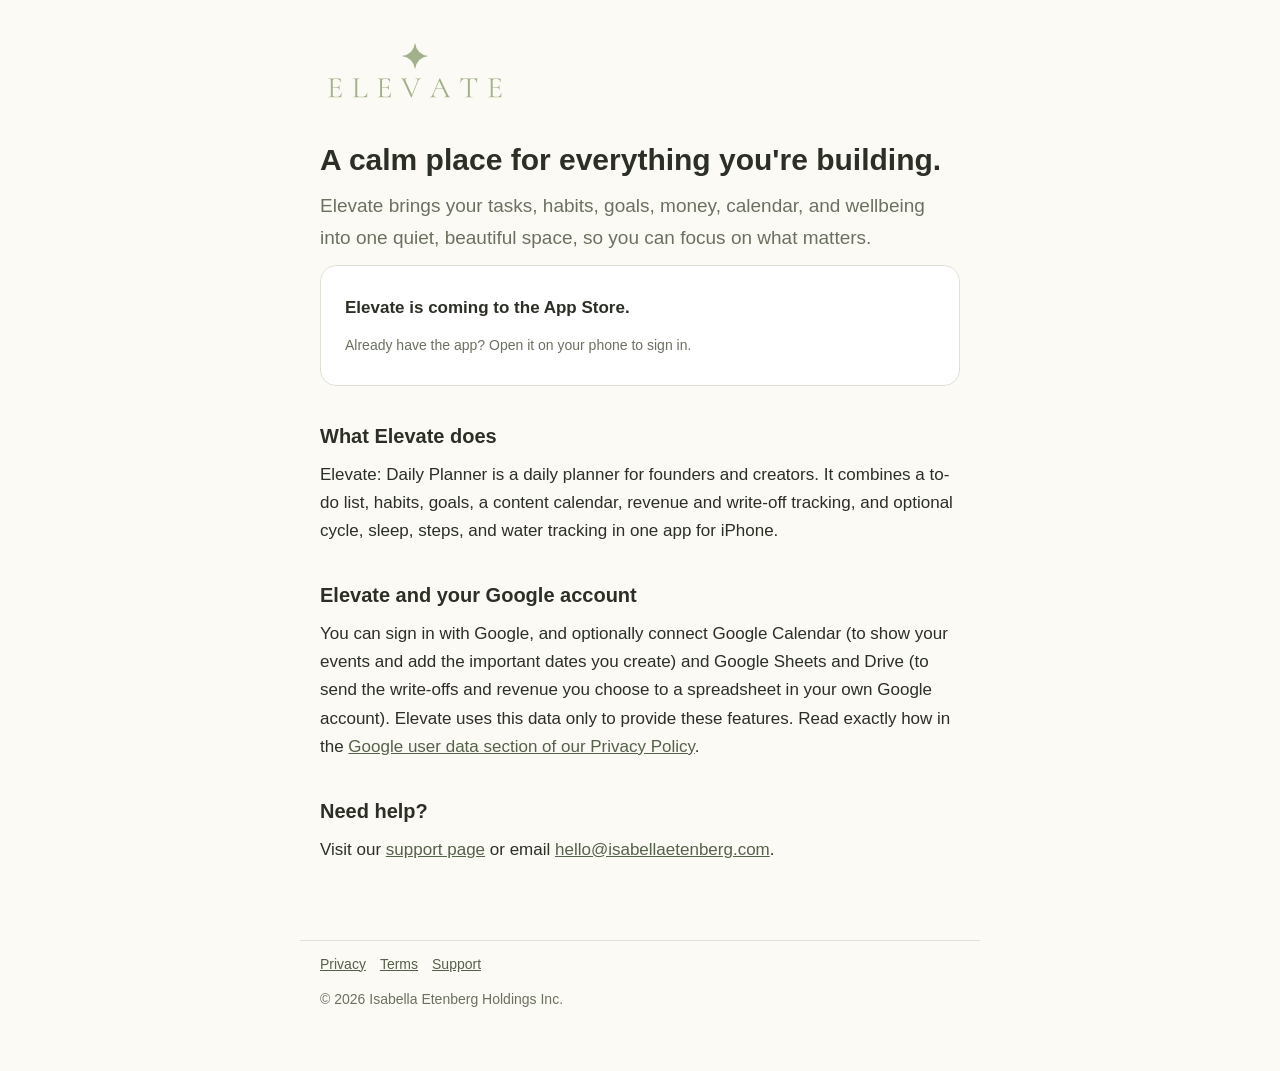
<file: index.html>
<!DOCTYPE html>
<html lang="en">
<head>
<meta charset="utf-8">
<meta name="viewport" content="width=device-width,initial-scale=1">
<title>Elevate</title>
<meta name="description" content="Elevate is a calm, all-in-one space for your tasks, goals, money, and wellbeing.">
<link rel="stylesheet" href="style.css">
</head>
<body>
<header><a class="brand" href="./"><img src="logo.svg" alt="Elevate" width="190" height="68"></a></header>
<main>
  <h1>A calm place for everything you're building.</h1>
  <p class="lede">Elevate brings your tasks, habits, goals, money, calendar, and wellbeing into one quiet, beautiful space, so you can focus on what matters.</p>
  <div class="card">
    <p><strong>Elevate is coming to the App Store.</strong></p>
    <p class="small" style="margin-bottom:0">Already have the app? Open it on your phone to sign in.</p>
  </div>
  <h2>What Elevate does</h2>
  <p>Elevate: Daily Planner is a daily planner for founders and creators. It combines a to-do list, habits, goals, a content calendar, revenue and write-off tracking, and optional cycle, sleep, steps, and water tracking in one app for iPhone.</p>
  <h2>Elevate and your Google account</h2>
  <p>You can sign in with Google, and optionally connect Google Calendar (to show your events and add the important dates you create) and Google Sheets and Drive (to send the write-offs and revenue you choose to a spreadsheet in your own Google account). Elevate uses this data only to provide these features. Read exactly how in the <a href="privacy.html#google-user-data">Google user data section of our Privacy Policy</a>.</p>
  <h2>Need help?</h2>
  <p>Visit our <a href="support.html">support page</a> or email <a href="mailto:hello@isabellaetenberg.com">hello@isabellaetenberg.com</a>.</p>
</main>
<footer>
  <a href="privacy.html">Privacy</a><a href="terms.html">Terms</a><a href="support.html">Support</a>
  <p style="margin-top:12px">&copy; 2026 Isabella Etenberg Holdings Inc.</p>
</footer>
</body>
</html>
</file>
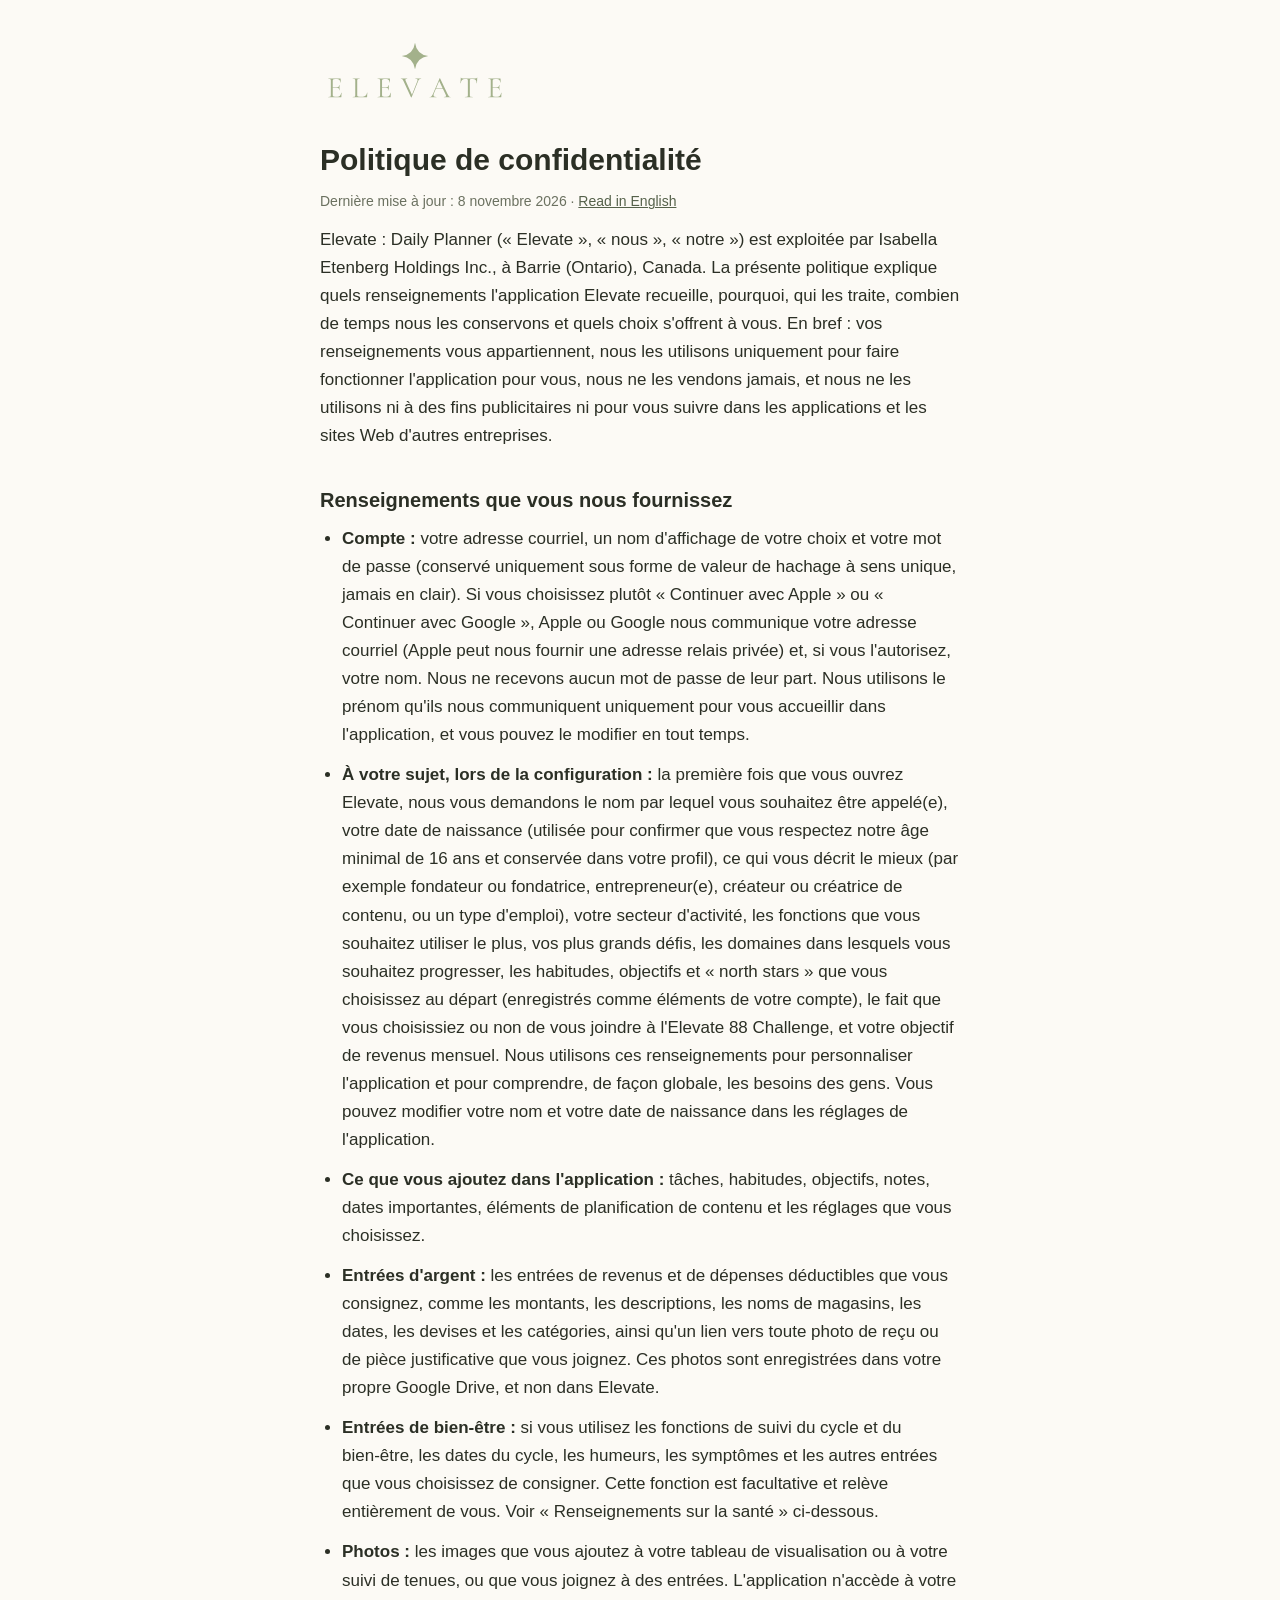
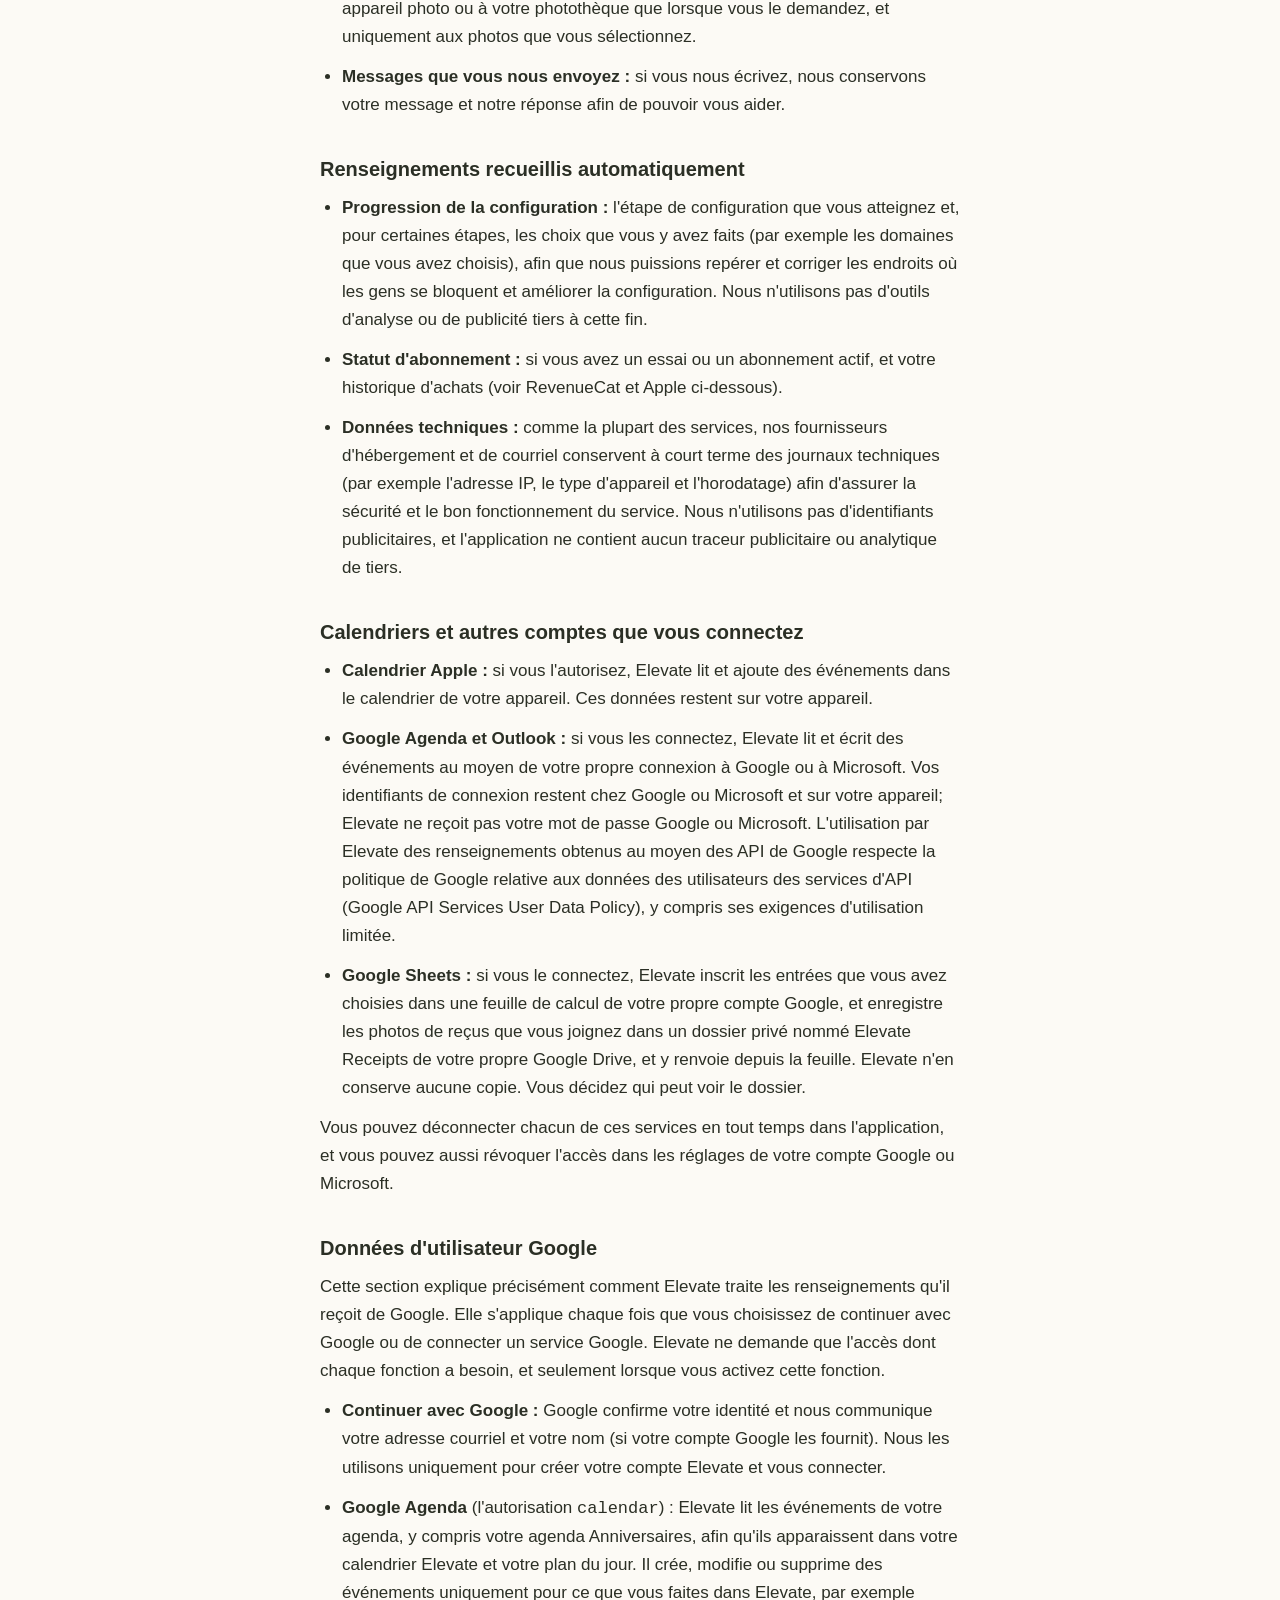
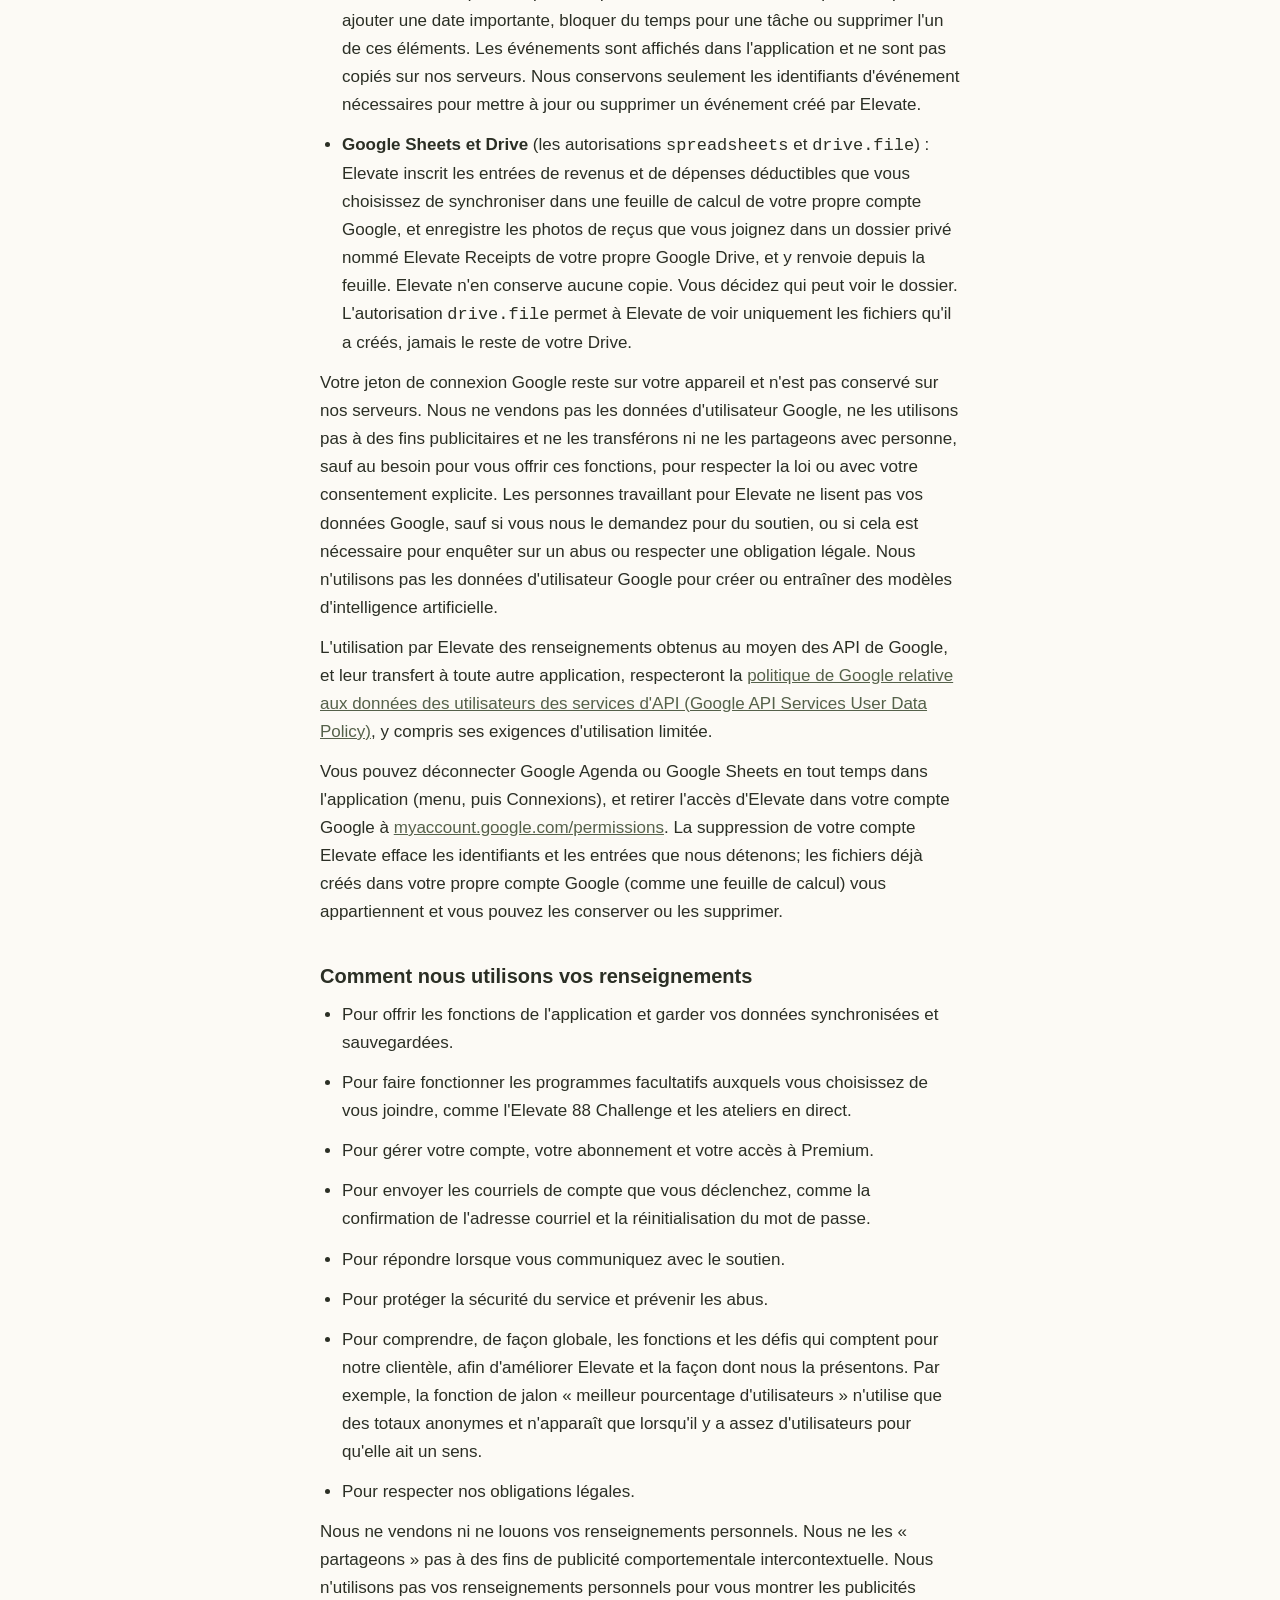
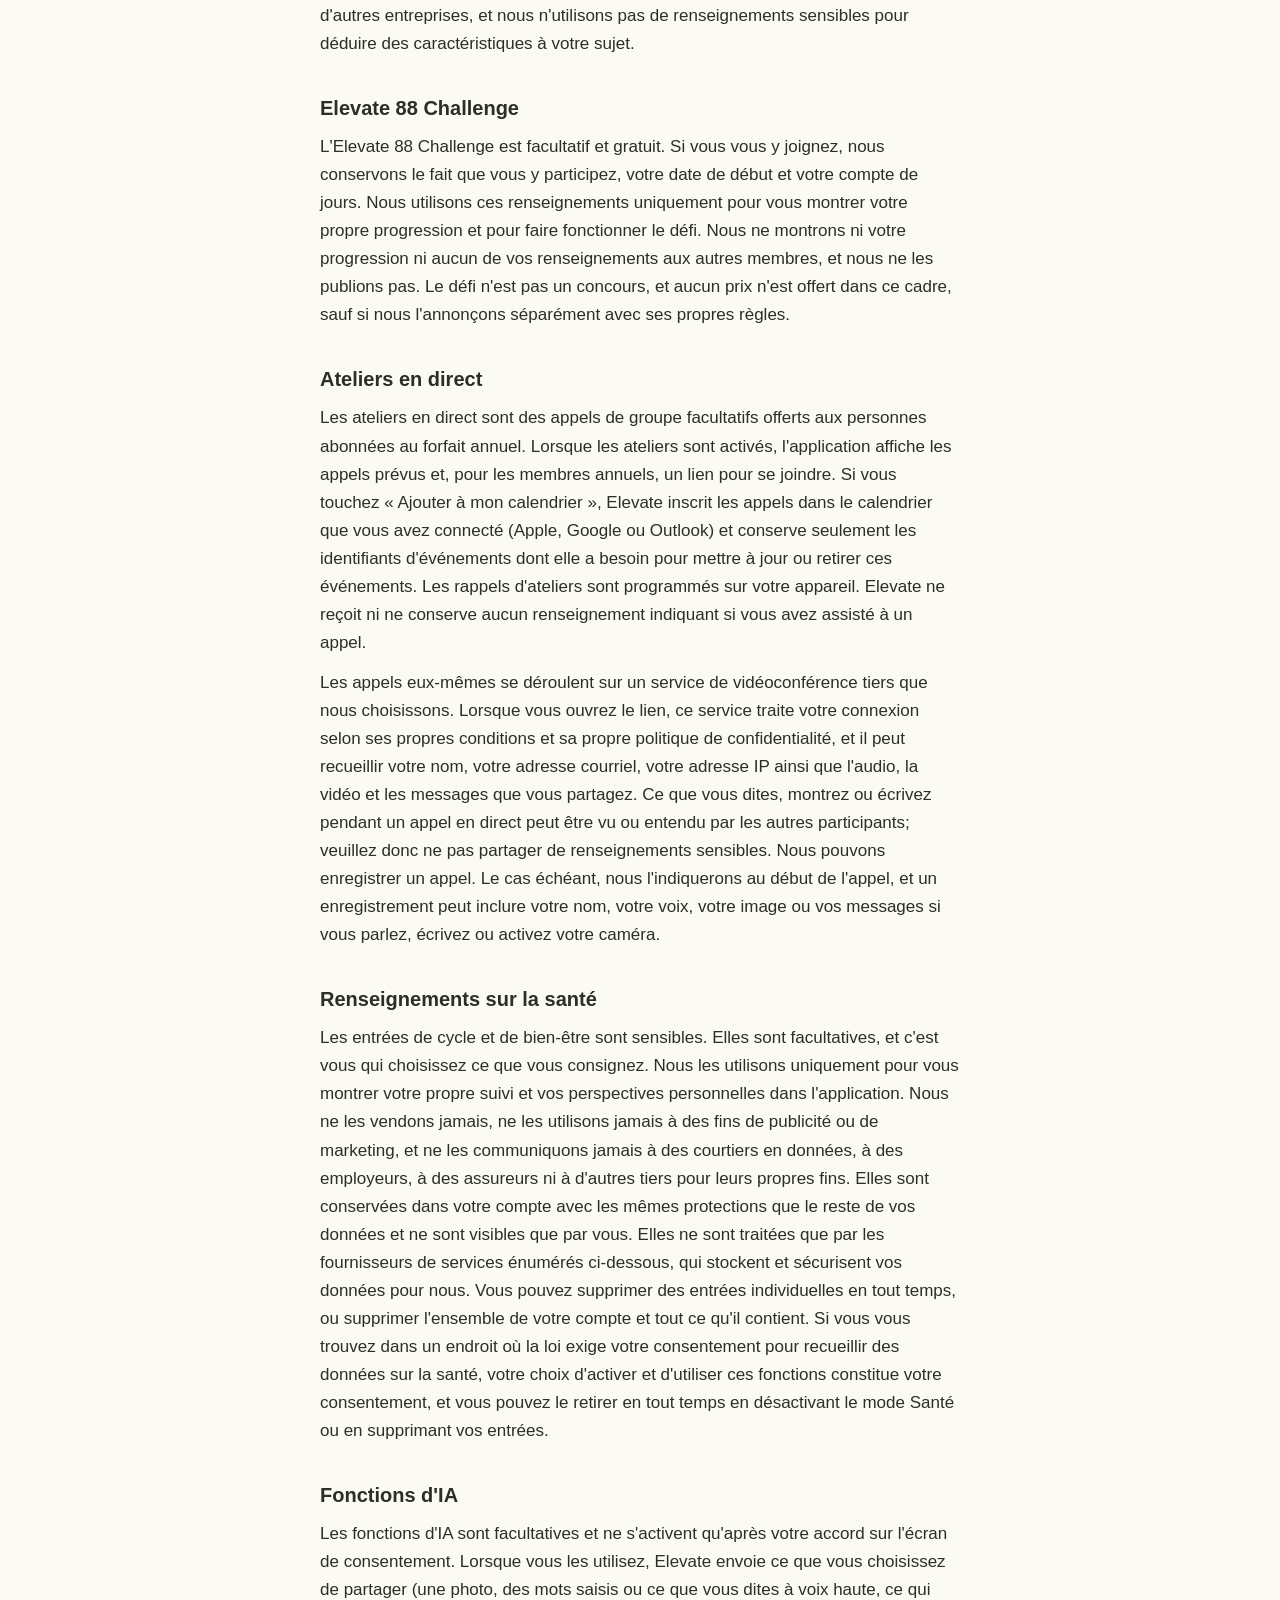
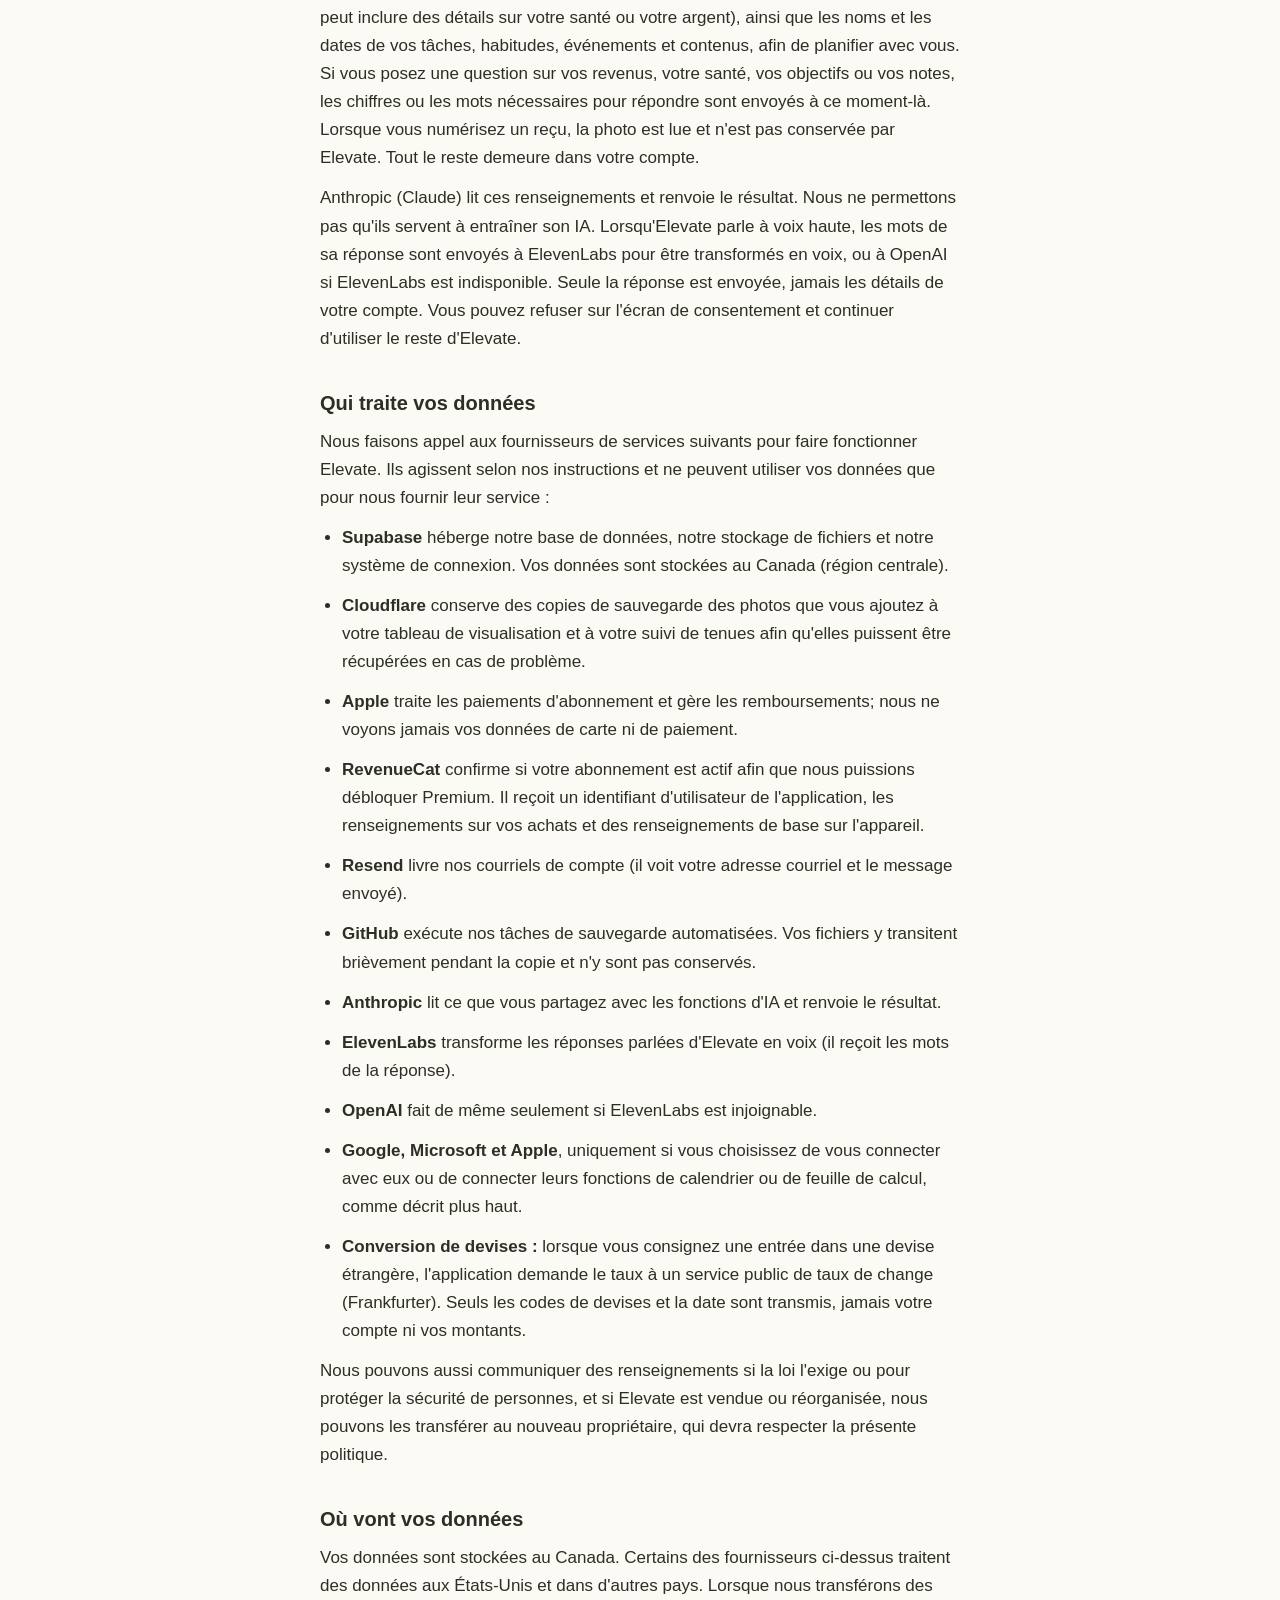
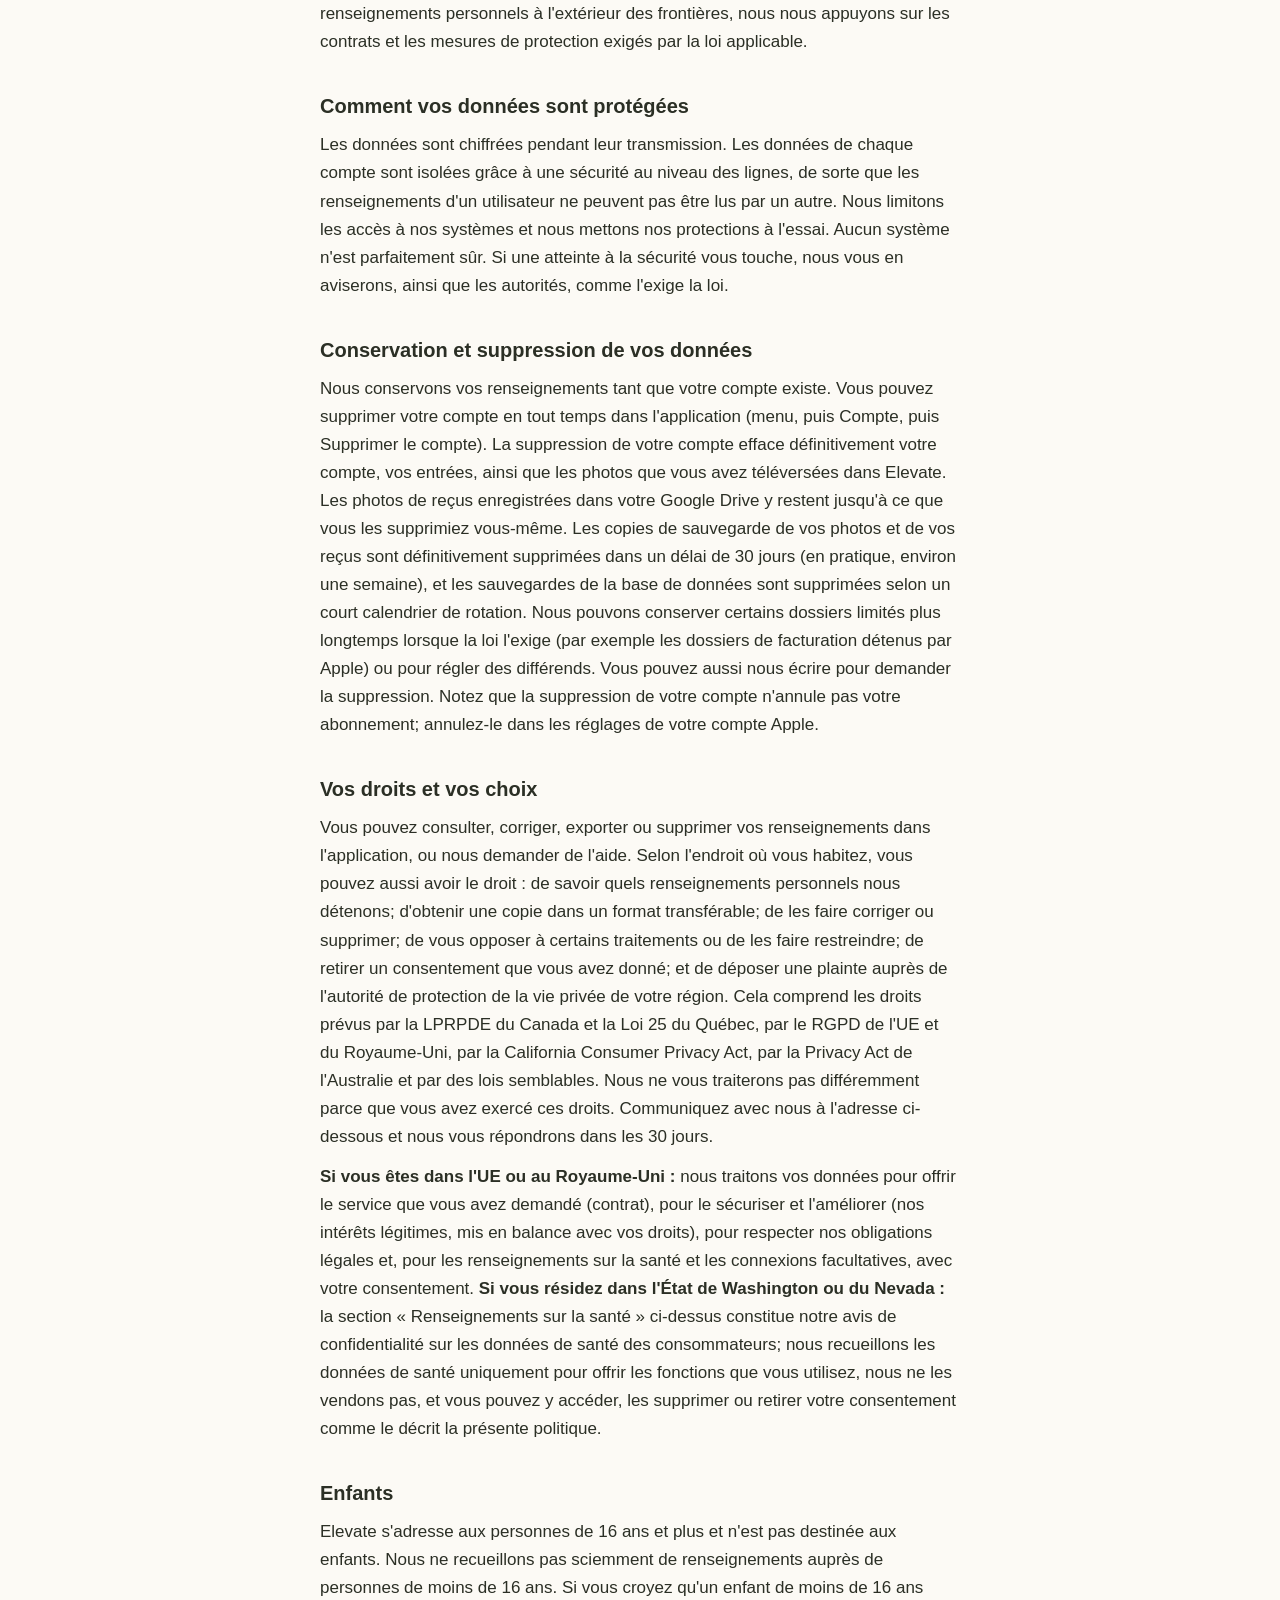
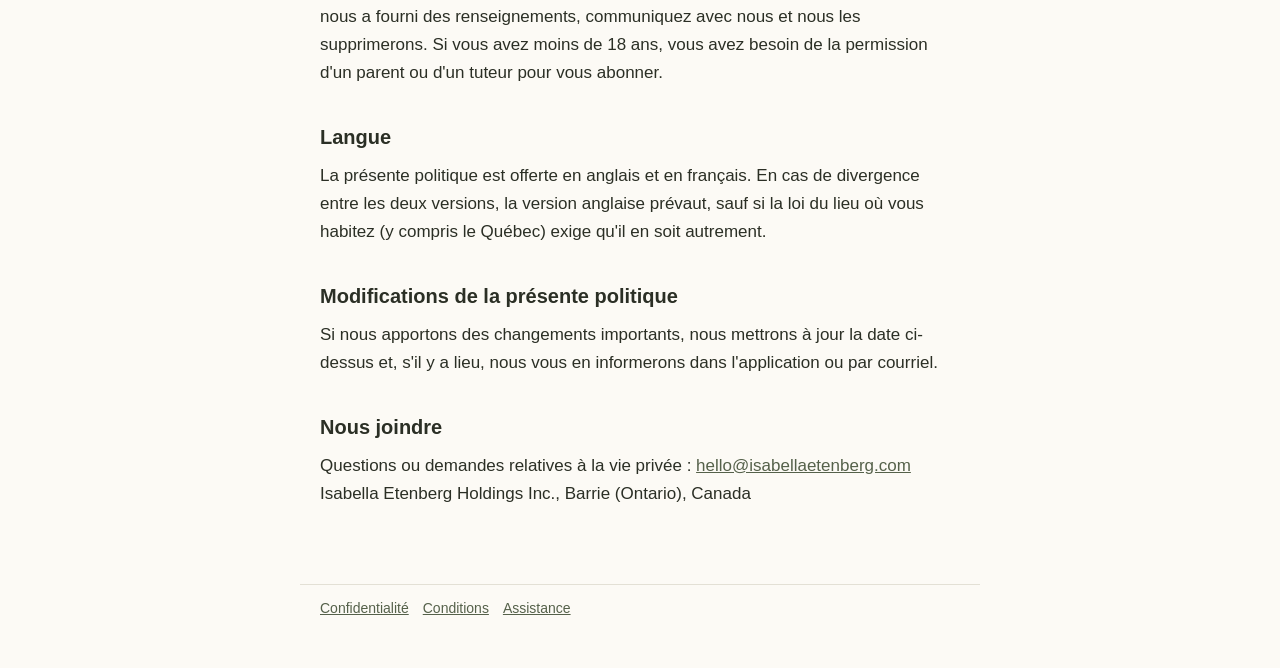
<file: privacy-fr.html>
<!DOCTYPE html>
<html lang="fr">
<head>
<meta charset="utf-8">
<meta name="viewport" content="width=device-width,initial-scale=1">
<title>Politique de confidentialité | Elevate</title>
<link rel="stylesheet" href="style.css">
</head>
<body>
<header><a class="brand" href="./"><img src="logo.svg" alt="Elevate" width="190" height="68"></a></header>
<main>
<h1>Politique de confidentialité</h1>
<p class="small">Dernière mise à jour : 8 novembre 2026 &middot; <a href="privacy.html">Read in English</a></p>

<p>Elevate : Daily Planner (« Elevate », « nous », « notre ») est exploitée par Isabella Etenberg Holdings Inc., à Barrie (Ontario), Canada. La présente politique explique quels renseignements l'application Elevate recueille, pourquoi, qui les traite, combien de temps nous les conservons et quels choix s'offrent à vous. En bref : vos renseignements vous appartiennent, nous les utilisons uniquement pour faire fonctionner l'application pour vous, nous ne les vendons jamais, et nous ne les utilisons ni à des fins publicitaires ni pour vous suivre dans les applications et les sites Web d'autres entreprises.</p>

<h2>Renseignements que vous nous fournissez</h2>
<ul>
<li><strong>Compte :</strong> votre adresse courriel, un nom d'affichage de votre choix et votre mot de passe (conservé uniquement sous forme de valeur de hachage à sens unique, jamais en clair). Si vous choisissez plutôt « Continuer avec Apple » ou « Continuer avec Google », Apple ou Google nous communique votre adresse courriel (Apple peut nous fournir une adresse relais privée) et, si vous l'autorisez, votre nom. Nous ne recevons aucun mot de passe de leur part. Nous utilisons le prénom qu'ils nous communiquent uniquement pour vous accueillir dans l'application, et vous pouvez le modifier en tout temps.</li>
<li><strong>À votre sujet, lors de la configuration :</strong> la première fois que vous ouvrez Elevate, nous vous demandons le nom par lequel vous souhaitez être appelé(e), votre date de naissance (utilisée pour confirmer que vous respectez notre âge minimal de 16 ans et conservée dans votre profil), ce qui vous décrit le mieux (par exemple fondateur ou fondatrice, entrepreneur(e), créateur ou créatrice de contenu, ou un type d'emploi), votre secteur d'activité, les fonctions que vous souhaitez utiliser le plus, vos plus grands défis, les domaines dans lesquels vous souhaitez progresser, les habitudes, objectifs et « north stars » que vous choisissez au départ (enregistrés comme éléments de votre compte), le fait que vous choisissiez ou non de vous joindre à l'Elevate 88 Challenge, et votre objectif de revenus mensuel. Nous utilisons ces renseignements pour personnaliser l'application et pour comprendre, de façon globale, les besoins des gens. Vous pouvez modifier votre nom et votre date de naissance dans les réglages de l'application.</li>
<li><strong>Ce que vous ajoutez dans l'application :</strong> tâches, habitudes, objectifs, notes, dates importantes, éléments de planification de contenu et les réglages que vous choisissez.</li>
<li><strong>Entrées d'argent :</strong> les entrées de revenus et de dépenses déductibles que vous consignez, comme les montants, les descriptions, les noms de magasins, les dates, les devises et les catégories, ainsi qu'un lien vers toute photo de reçu ou de pièce justificative que vous joignez. Ces photos sont enregistrées dans votre propre Google Drive, et non dans Elevate.</li>
<li><strong>Entrées de bien-être :</strong> si vous utilisez les fonctions de suivi du cycle et du bien-être, les dates du cycle, les humeurs, les symptômes et les autres entrées que vous choisissez de consigner. Cette fonction est facultative et relève entièrement de vous. Voir « Renseignements sur la santé » ci-dessous.</li>
<li><strong>Photos :</strong> les images que vous ajoutez à votre tableau de visualisation ou à votre suivi de tenues, ou que vous joignez à des entrées. L'application n'accède à votre appareil photo ou à votre photothèque que lorsque vous le demandez, et uniquement aux photos que vous sélectionnez.</li>
<li><strong>Messages que vous nous envoyez :</strong> si vous nous écrivez, nous conservons votre message et notre réponse afin de pouvoir vous aider.</li>
</ul>

<h2>Renseignements recueillis automatiquement</h2>
<ul>
<li><strong>Progression de la configuration :</strong> l'étape de configuration que vous atteignez et, pour certaines étapes, les choix que vous y avez faits (par exemple les domaines que vous avez choisis), afin que nous puissions repérer et corriger les endroits où les gens se bloquent et améliorer la configuration. Nous n'utilisons pas d'outils d'analyse ou de publicité tiers à cette fin.</li>
<li><strong>Statut d'abonnement :</strong> si vous avez un essai ou un abonnement actif, et votre historique d'achats (voir RevenueCat et Apple ci-dessous).</li>
<li><strong>Données techniques :</strong> comme la plupart des services, nos fournisseurs d'hébergement et de courriel conservent à court terme des journaux techniques (par exemple l'adresse IP, le type d'appareil et l'horodatage) afin d'assurer la sécurité et le bon fonctionnement du service. Nous n'utilisons pas d'identifiants publicitaires, et l'application ne contient aucun traceur publicitaire ou analytique de tiers.</li>
</ul>

<h2>Calendriers et autres comptes que vous connectez</h2>
<ul>
<li><strong>Calendrier Apple :</strong> si vous l'autorisez, Elevate lit et ajoute des événements dans le calendrier de votre appareil. Ces données restent sur votre appareil.</li>
<li><strong>Google Agenda et Outlook :</strong> si vous les connectez, Elevate lit et écrit des événements au moyen de votre propre connexion à Google ou à Microsoft. Vos identifiants de connexion restent chez Google ou Microsoft et sur votre appareil; Elevate ne reçoit pas votre mot de passe Google ou Microsoft. L'utilisation par Elevate des renseignements obtenus au moyen des API de Google respecte la politique de Google relative aux données des utilisateurs des services d'API (Google API Services User Data Policy), y compris ses exigences d'utilisation limitée.</li>
<li><strong>Google Sheets :</strong> si vous le connectez, Elevate inscrit les entrées que vous avez choisies dans une feuille de calcul de votre propre compte Google, et enregistre les photos de reçus que vous joignez dans un dossier privé nommé Elevate Receipts de votre propre Google Drive, et y renvoie depuis la feuille. Elevate n'en conserve aucune copie. Vous décidez qui peut voir le dossier.</li>
</ul>
<p>Vous pouvez déconnecter chacun de ces services en tout temps dans l'application, et vous pouvez aussi révoquer l'accès dans les réglages de votre compte Google ou Microsoft.</p>

<h2>Données d'utilisateur Google</h2>
<p>Cette section explique précisément comment Elevate traite les renseignements qu'il reçoit de Google. Elle s'applique chaque fois que vous choisissez de continuer avec Google ou de connecter un service Google. Elevate ne demande que l'accès dont chaque fonction a besoin, et seulement lorsque vous activez cette fonction.</p>
<ul>
<li><strong>Continuer avec Google :</strong> Google confirme votre identité et nous communique votre adresse courriel et votre nom (si votre compte Google les fournit). Nous les utilisons uniquement pour créer votre compte Elevate et vous connecter.</li>
<li><strong>Google Agenda</strong> (l'autorisation <code>calendar</code>) : Elevate lit les événements de votre agenda, y compris votre agenda Anniversaires, afin qu'ils apparaissent dans votre calendrier Elevate et votre plan du jour. Il crée, modifie ou supprime des événements uniquement pour ce que vous faites dans Elevate, par exemple ajouter une date importante, bloquer du temps pour une tâche ou supprimer l'un de ces éléments. Les événements sont affichés dans l'application et ne sont pas copiés sur nos serveurs. Nous conservons seulement les identifiants d'événement nécessaires pour mettre à jour ou supprimer un événement créé par Elevate.</li>
<li><strong>Google Sheets et Drive</strong> (les autorisations <code>spreadsheets</code> et <code>drive.file</code>) : Elevate inscrit les entrées de revenus et de dépenses déductibles que vous choisissez de synchroniser dans une feuille de calcul de votre propre compte Google, et enregistre les photos de reçus que vous joignez dans un dossier privé nommé Elevate Receipts de votre propre Google Drive, et y renvoie depuis la feuille. Elevate n'en conserve aucune copie. Vous décidez qui peut voir le dossier. L'autorisation <code>drive.file</code> permet à Elevate de voir uniquement les fichiers qu'il a créés, jamais le reste de votre Drive.</li>
</ul>
<p>Votre jeton de connexion Google reste sur votre appareil et n'est pas conservé sur nos serveurs. Nous ne vendons pas les données d'utilisateur Google, ne les utilisons pas à des fins publicitaires et ne les transférons ni ne les partageons avec personne, sauf au besoin pour vous offrir ces fonctions, pour respecter la loi ou avec votre consentement explicite. Les personnes travaillant pour Elevate ne lisent pas vos données Google, sauf si vous nous le demandez pour du soutien, ou si cela est nécessaire pour enquêter sur un abus ou respecter une obligation légale. Nous n'utilisons pas les données d'utilisateur Google pour créer ou entraîner des modèles d'intelligence artificielle.</p>
<p>L'utilisation par Elevate des renseignements obtenus au moyen des API de Google, et leur transfert à toute autre application, respecteront la <a href="https://developers.google.com/terms/api-services-user-data-policy">politique de Google relative aux données des utilisateurs des services d'API (Google API Services User Data Policy)</a>, y compris ses exigences d'utilisation limitée.</p>
<p>Vous pouvez déconnecter Google Agenda ou Google Sheets en tout temps dans l'application (menu, puis Connexions), et retirer l'accès d'Elevate dans votre compte Google à <a href="https://myaccount.google.com/permissions">myaccount.google.com/permissions</a>. La suppression de votre compte Elevate efface les identifiants et les entrées que nous détenons; les fichiers déjà créés dans votre propre compte Google (comme une feuille de calcul) vous appartiennent et vous pouvez les conserver ou les supprimer.</p>

<h2>Comment nous utilisons vos renseignements</h2>
<ul>
<li>Pour offrir les fonctions de l'application et garder vos données synchronisées et sauvegardées.</li>
<li>Pour faire fonctionner les programmes facultatifs auxquels vous choisissez de vous joindre, comme l'Elevate 88 Challenge et les ateliers en direct.</li>
<li>Pour gérer votre compte, votre abonnement et votre accès à Premium.</li>
<li>Pour envoyer les courriels de compte que vous déclenchez, comme la confirmation de l'adresse courriel et la réinitialisation du mot de passe.</li>
<li>Pour répondre lorsque vous communiquez avec le soutien.</li>
<li>Pour protéger la sécurité du service et prévenir les abus.</li>
<li>Pour comprendre, de façon globale, les fonctions et les défis qui comptent pour notre clientèle, afin d'améliorer Elevate et la façon dont nous la présentons. Par exemple, la fonction de jalon « meilleur pourcentage d'utilisateurs » n'utilise que des totaux anonymes et n'apparaît que lorsqu'il y a assez d'utilisateurs pour qu'elle ait un sens.</li>
<li>Pour respecter nos obligations légales.</li>
</ul>
<p>Nous ne vendons ni ne louons vos renseignements personnels. Nous ne les « partageons » pas à des fins de publicité comportementale intercontextuelle. Nous n'utilisons pas vos renseignements personnels pour vous montrer les publicités d'autres entreprises, et nous n'utilisons pas de renseignements sensibles pour déduire des caractéristiques à votre sujet.</p>

<h2>Elevate 88 Challenge</h2>
<p>L'Elevate 88 Challenge est facultatif et gratuit. Si vous vous y joignez, nous conservons le fait que vous y participez, votre date de début et votre compte de jours. Nous utilisons ces renseignements uniquement pour vous montrer votre propre progression et pour faire fonctionner le défi. Nous ne montrons ni votre progression ni aucun de vos renseignements aux autres membres, et nous ne les publions pas. Le défi n'est pas un concours, et aucun prix n'est offert dans ce cadre, sauf si nous l'annonçons séparément avec ses propres règles.</p>

<h2>Ateliers en direct</h2>
<p>Les ateliers en direct sont des appels de groupe facultatifs offerts aux personnes abonnées au forfait annuel. Lorsque les ateliers sont activés, l'application affiche les appels prévus et, pour les membres annuels, un lien pour se joindre. Si vous touchez « Ajouter à mon calendrier », Elevate inscrit les appels dans le calendrier que vous avez connecté (Apple, Google ou Outlook) et conserve seulement les identifiants d'événements dont elle a besoin pour mettre à jour ou retirer ces événements. Les rappels d'ateliers sont programmés sur votre appareil. Elevate ne reçoit ni ne conserve aucun renseignement indiquant si vous avez assisté à un appel.</p>
<p>Les appels eux-mêmes se déroulent sur un service de vidéoconférence tiers que nous choisissons. Lorsque vous ouvrez le lien, ce service traite votre connexion selon ses propres conditions et sa propre politique de confidentialité, et il peut recueillir votre nom, votre adresse courriel, votre adresse IP ainsi que l'audio, la vidéo et les messages que vous partagez. Ce que vous dites, montrez ou écrivez pendant un appel en direct peut être vu ou entendu par les autres participants; veuillez donc ne pas partager de renseignements sensibles. Nous pouvons enregistrer un appel. Le cas échéant, nous l'indiquerons au début de l'appel, et un enregistrement peut inclure votre nom, votre voix, votre image ou vos messages si vous parlez, écrivez ou activez votre caméra.</p>

<h2>Renseignements sur la santé</h2>
<p>Les entrées de cycle et de bien-être sont sensibles. Elles sont facultatives, et c'est vous qui choisissez ce que vous consignez. Nous les utilisons uniquement pour vous montrer votre propre suivi et vos perspectives personnelles dans l'application. Nous ne les vendons jamais, ne les utilisons jamais à des fins de publicité ou de marketing, et ne les communiquons jamais à des courtiers en données, à des employeurs, à des assureurs ni à d'autres tiers pour leurs propres fins. Elles sont conservées dans votre compte avec les mêmes protections que le reste de vos données et ne sont visibles que par vous. Elles ne sont traitées que par les fournisseurs de services énumérés ci-dessous, qui stockent et sécurisent vos données pour nous. Vous pouvez supprimer des entrées individuelles en tout temps, ou supprimer l'ensemble de votre compte et tout ce qu'il contient. Si vous vous trouvez dans un endroit où la loi exige votre consentement pour recueillir des données sur la santé, votre choix d'activer et d'utiliser ces fonctions constitue votre consentement, et vous pouvez le retirer en tout temps en désactivant le mode Santé ou en supprimant vos entrées.</p>

<h2>Fonctions d'IA</h2>
<p>Les fonctions d'IA sont facultatives et ne s'activent qu'après votre accord sur l'écran de consentement. Lorsque vous les utilisez, Elevate envoie ce que vous choisissez de partager (une photo, des mots saisis ou ce que vous dites à voix haute, ce qui peut inclure des détails sur votre santé ou votre argent), ainsi que les noms et les dates de vos tâches, habitudes, événements et contenus, afin de planifier avec vous. Si vous posez une question sur vos revenus, votre santé, vos objectifs ou vos notes, les chiffres ou les mots nécessaires pour répondre sont envoyés à ce moment-là. Lorsque vous numérisez un reçu, la photo est lue et n'est pas conservée par Elevate. Tout le reste demeure dans votre compte.</p>
<p>Anthropic (Claude) lit ces renseignements et renvoie le résultat. Nous ne permettons pas qu'ils servent à entraîner son IA. Lorsqu'Elevate parle à voix haute, les mots de sa réponse sont envoyés à ElevenLabs pour être transformés en voix, ou à OpenAI si ElevenLabs est indisponible. Seule la réponse est envoyée, jamais les détails de votre compte. Vous pouvez refuser sur l'écran de consentement et continuer d'utiliser le reste d'Elevate.</p>

<h2>Qui traite vos données</h2>
<p>Nous faisons appel aux fournisseurs de services suivants pour faire fonctionner Elevate. Ils agissent selon nos instructions et ne peuvent utiliser vos données que pour nous fournir leur service :</p>
<ul>
<li><strong>Supabase</strong> héberge notre base de données, notre stockage de fichiers et notre système de connexion. Vos données sont stockées au Canada (région centrale).</li>
<li><strong>Cloudflare</strong> conserve des copies de sauvegarde des photos que vous ajoutez à votre tableau de visualisation et à votre suivi de tenues afin qu'elles puissent être récupérées en cas de problème.</li>
<li><strong>Apple</strong> traite les paiements d'abonnement et gère les remboursements; nous ne voyons jamais vos données de carte ni de paiement.</li>
<li><strong>RevenueCat</strong> confirme si votre abonnement est actif afin que nous puissions débloquer Premium. Il reçoit un identifiant d'utilisateur de l'application, les renseignements sur vos achats et des renseignements de base sur l'appareil.</li>
<li><strong>Resend</strong> livre nos courriels de compte (il voit votre adresse courriel et le message envoyé).</li>
<li><strong>GitHub</strong> exécute nos tâches de sauvegarde automatisées. Vos fichiers y transitent brièvement pendant la copie et n'y sont pas conservés.</li>
<li><strong>Anthropic</strong> lit ce que vous partagez avec les fonctions d'IA et renvoie le résultat.</li>
<li><strong>ElevenLabs</strong> transforme les réponses parlées d'Elevate en voix (il reçoit les mots de la réponse).</li>
<li><strong>OpenAI</strong> fait de même seulement si ElevenLabs est injoignable.</li>
<li><strong>Google, Microsoft et Apple</strong>, uniquement si vous choisissez de vous connecter avec eux ou de connecter leurs fonctions de calendrier ou de feuille de calcul, comme décrit plus haut.</li>
<li><strong>Conversion de devises :</strong> lorsque vous consignez une entrée dans une devise étrangère, l'application demande le taux à un service public de taux de change (Frankfurter). Seuls les codes de devises et la date sont transmis, jamais votre compte ni vos montants.</li>
</ul>
<p>Nous pouvons aussi communiquer des renseignements si la loi l'exige ou pour protéger la sécurité de personnes, et si Elevate est vendue ou réorganisée, nous pouvons les transférer au nouveau propriétaire, qui devra respecter la présente politique.</p>

<h2>Où vont vos données</h2>
<p>Vos données sont stockées au Canada. Certains des fournisseurs ci-dessus traitent des données aux États-Unis et dans d'autres pays. Lorsque nous transférons des renseignements personnels à l'extérieur des frontières, nous nous appuyons sur les contrats et les mesures de protection exigés par la loi applicable.</p>

<h2>Comment vos données sont protégées</h2>
<p>Les données sont chiffrées pendant leur transmission. Les données de chaque compte sont isolées grâce à une sécurité au niveau des lignes, de sorte que les renseignements d'un utilisateur ne peuvent pas être lus par un autre. Nous limitons les accès à nos systèmes et nous mettons nos protections à l'essai. Aucun système n'est parfaitement sûr. Si une atteinte à la sécurité vous touche, nous vous en aviserons, ainsi que les autorités, comme l'exige la loi.</p>

<h2>Conservation et suppression de vos données</h2>
<p>Nous conservons vos renseignements tant que votre compte existe. Vous pouvez supprimer votre compte en tout temps dans l'application (menu, puis Compte, puis Supprimer le compte). La suppression de votre compte efface définitivement votre compte, vos entrées, ainsi que les photos que vous avez téléversées dans Elevate. Les photos de reçus enregistrées dans votre Google Drive y restent jusqu'à ce que vous les supprimiez vous-même. Les copies de sauvegarde de vos photos et de vos reçus sont définitivement supprimées dans un délai de 30 jours (en pratique, environ une semaine), et les sauvegardes de la base de données sont supprimées selon un court calendrier de rotation. Nous pouvons conserver certains dossiers limités plus longtemps lorsque la loi l'exige (par exemple les dossiers de facturation détenus par Apple) ou pour régler des différends. Vous pouvez aussi nous écrire pour demander la suppression. Notez que la suppression de votre compte n'annule pas votre abonnement; annulez-le dans les réglages de votre compte Apple.</p>

<h2>Vos droits et vos choix</h2>
<p>Vous pouvez consulter, corriger, exporter ou supprimer vos renseignements dans l'application, ou nous demander de l'aide. Selon l'endroit où vous habitez, vous pouvez aussi avoir le droit : de savoir quels renseignements personnels nous détenons; d'obtenir une copie dans un format transférable; de les faire corriger ou supprimer; de vous opposer à certains traitements ou de les faire restreindre; de retirer un consentement que vous avez donné; et de déposer une plainte auprès de l'autorité de protection de la vie privée de votre région. Cela comprend les droits prévus par la LPRPDE du Canada et la Loi 25 du Québec, par le RGPD de l'UE et du Royaume-Uni, par la California Consumer Privacy Act, par la Privacy Act de l'Australie et par des lois semblables. Nous ne vous traiterons pas différemment parce que vous avez exercé ces droits. Communiquez avec nous à l'adresse ci-dessous et nous vous répondrons dans les 30 jours.</p>
<p><strong>Si vous êtes dans l'UE ou au Royaume-Uni :</strong> nous traitons vos données pour offrir le service que vous avez demandé (contrat), pour le sécuriser et l'améliorer (nos intérêts légitimes, mis en balance avec vos droits), pour respecter nos obligations légales et, pour les renseignements sur la santé et les connexions facultatives, avec votre consentement. <strong>Si vous résidez dans l'État de Washington ou du Nevada :</strong> la section « Renseignements sur la santé » ci-dessus constitue notre avis de confidentialité sur les données de santé des consommateurs; nous recueillons les données de santé uniquement pour offrir les fonctions que vous utilisez, nous ne les vendons pas, et vous pouvez y accéder, les supprimer ou retirer votre consentement comme le décrit la présente politique.</p>

<h2>Enfants</h2>
<p>Elevate s'adresse aux personnes de 16 ans et plus et n'est pas destinée aux enfants. Nous ne recueillons pas sciemment de renseignements auprès de personnes de moins de 16 ans. Si vous croyez qu'un enfant de moins de 16 ans nous a fourni des renseignements, communiquez avec nous et nous les supprimerons. Si vous avez moins de 18 ans, vous avez besoin de la permission d'un parent ou d'un tuteur pour vous abonner.</p>

<h2>Langue</h2>
<p>La présente politique est offerte en anglais et en français. En cas de divergence entre les deux versions, la version anglaise prévaut, sauf si la loi du lieu où vous habitez (y compris le Québec) exige qu'il en soit autrement.</p>

<h2>Modifications de la présente politique</h2>
<p>Si nous apportons des changements importants, nous mettrons à jour la date ci-dessus et, s'il y a lieu, nous vous en informerons dans l'application ou par courriel.</p>

<h2>Nous joindre</h2>
<p>Questions ou demandes relatives à la vie privée : <a href="mailto:hello@isabellaetenberg.com">hello@isabellaetenberg.com</a><br>Isabella Etenberg Holdings Inc., Barrie (Ontario), Canada</p>
</main>
<footer>
  <a href="privacy-fr.html">Confidentialité</a><a href="terms-fr.html">Conditions</a><a href="support.html">Assistance</a>
</footer>
</body>
</html>
</file>
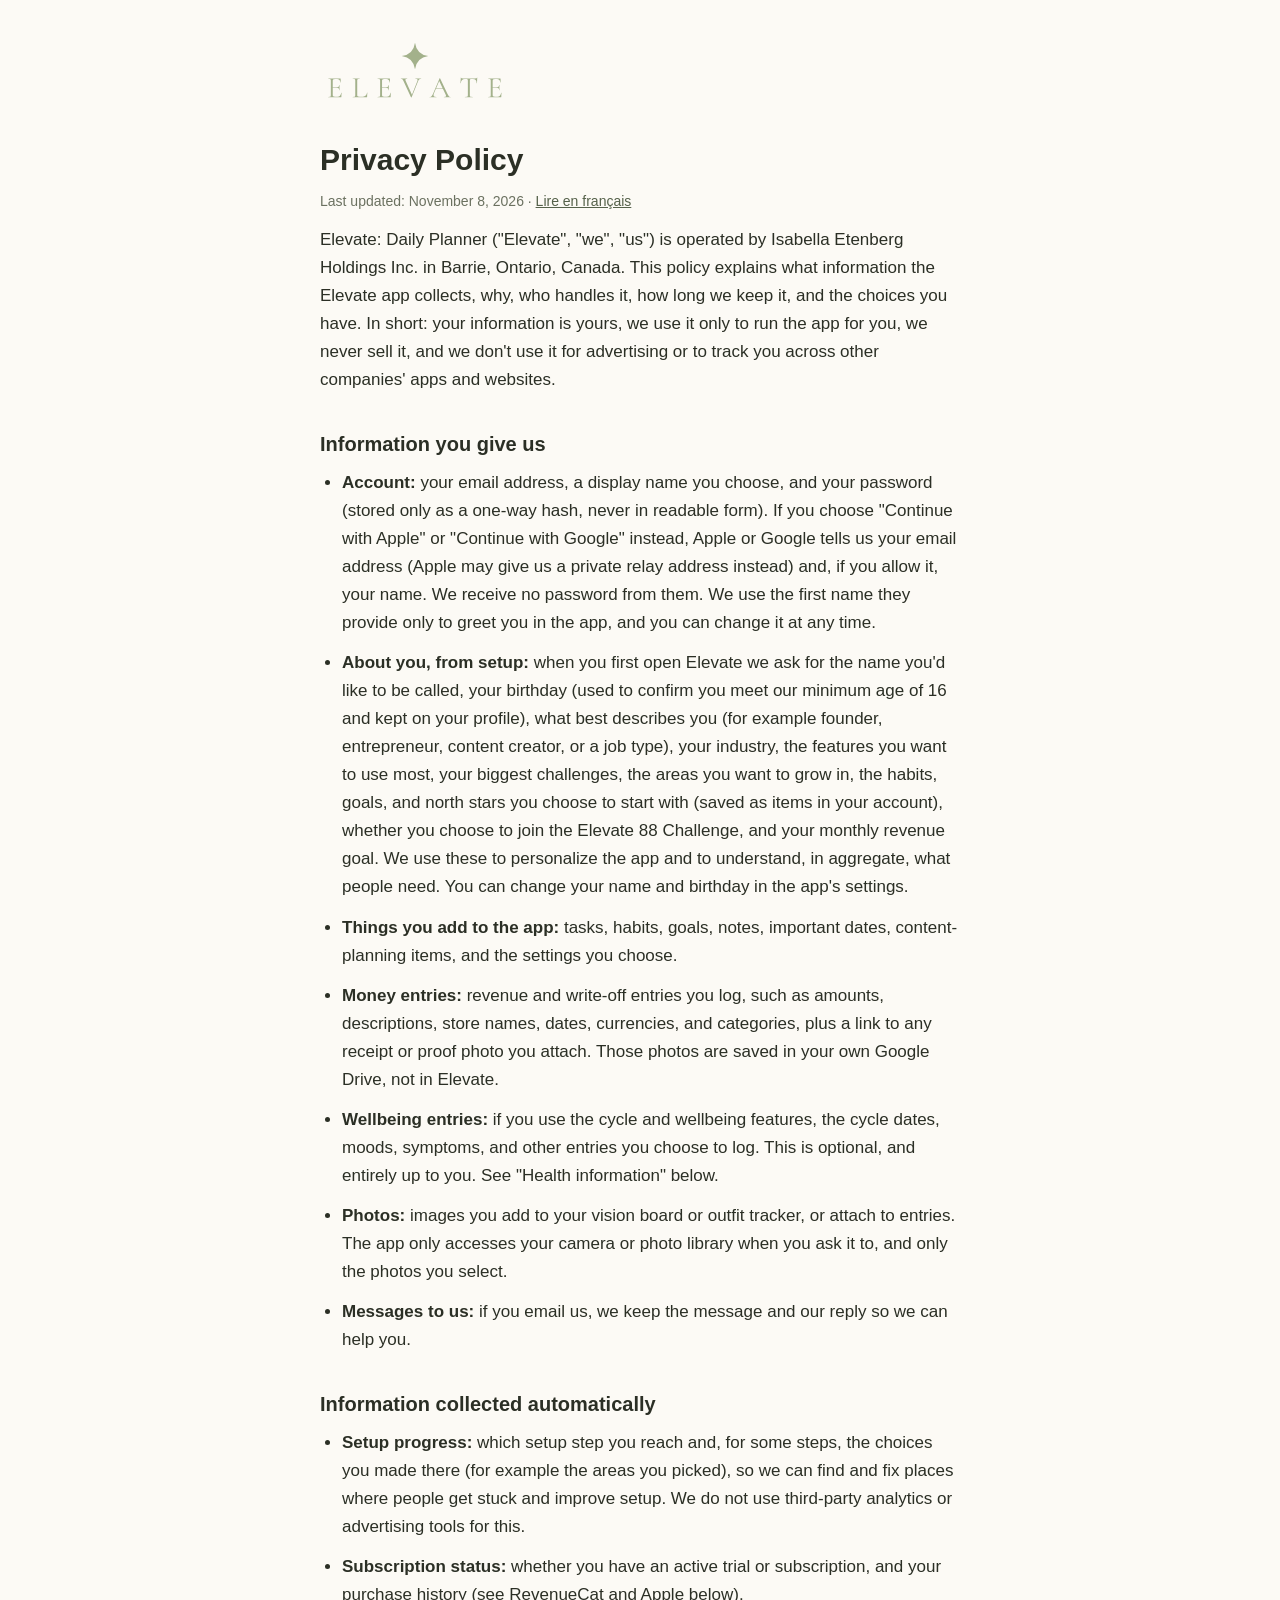
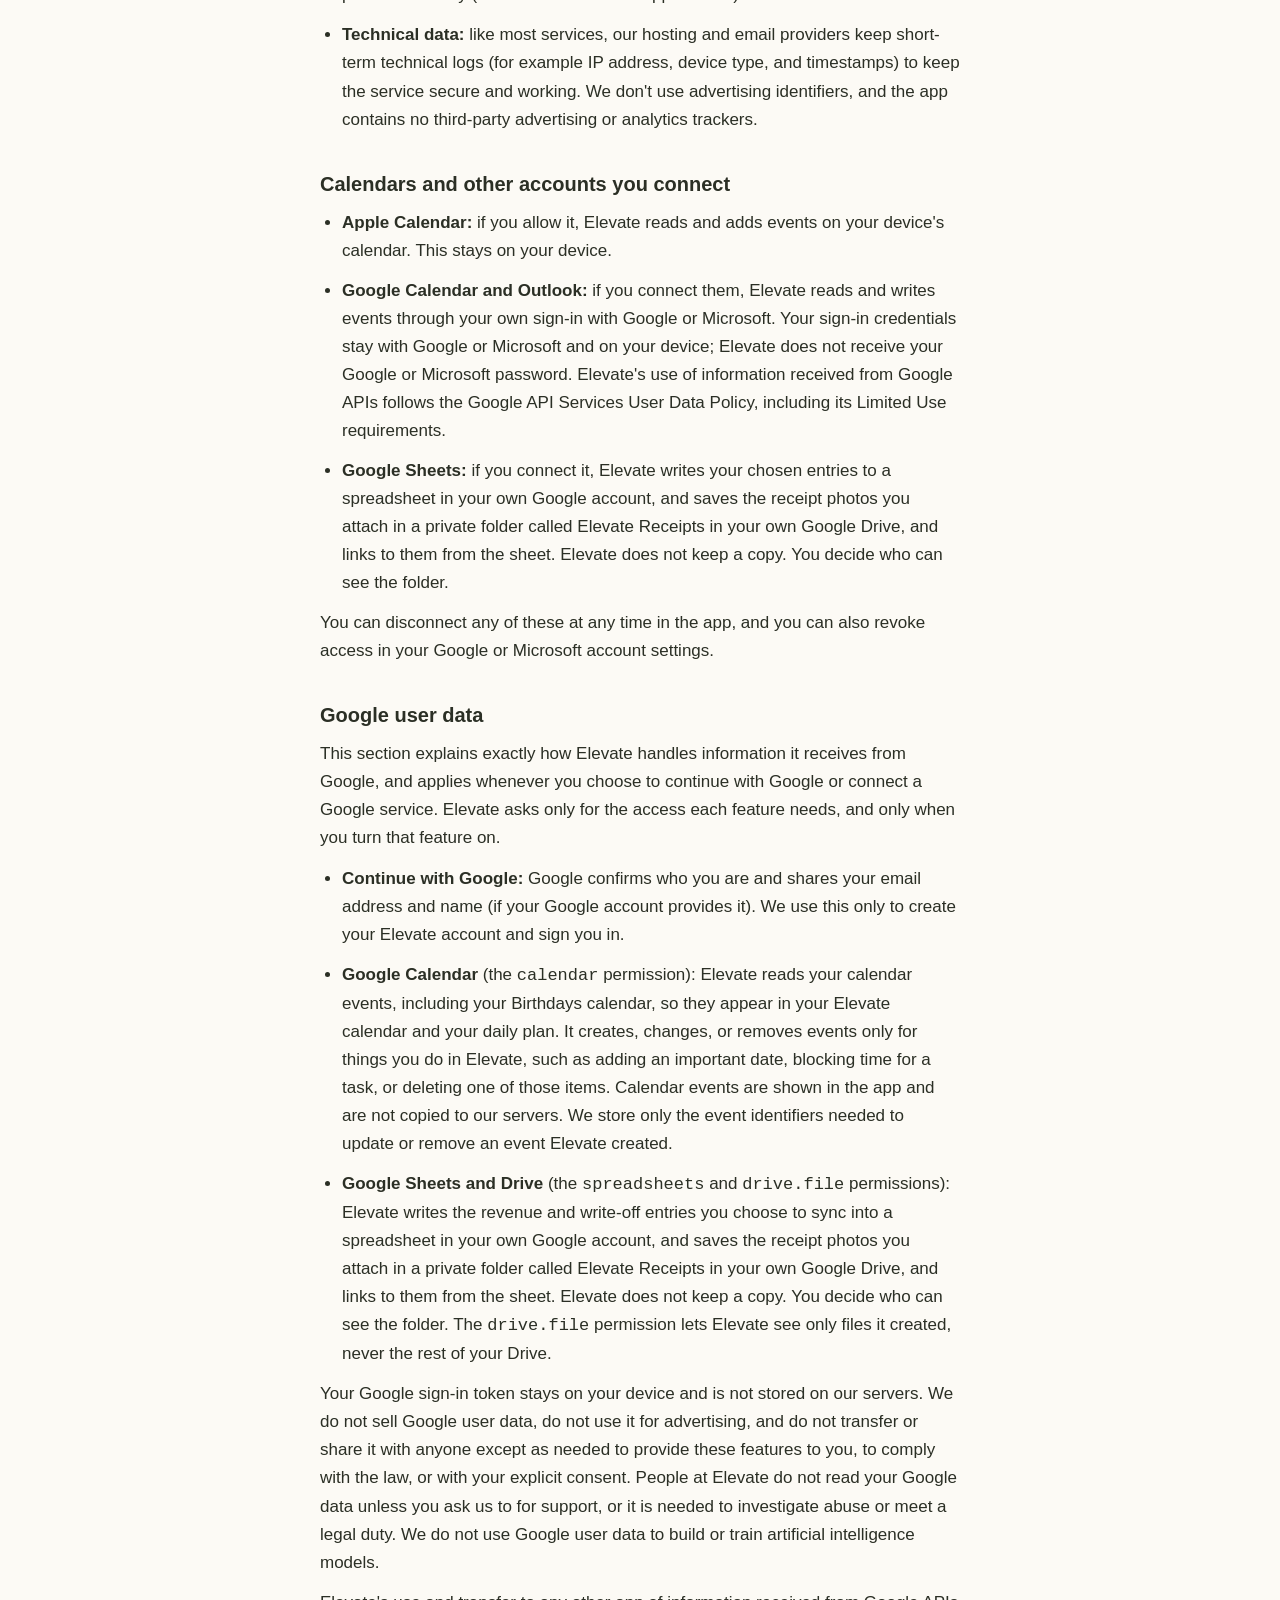
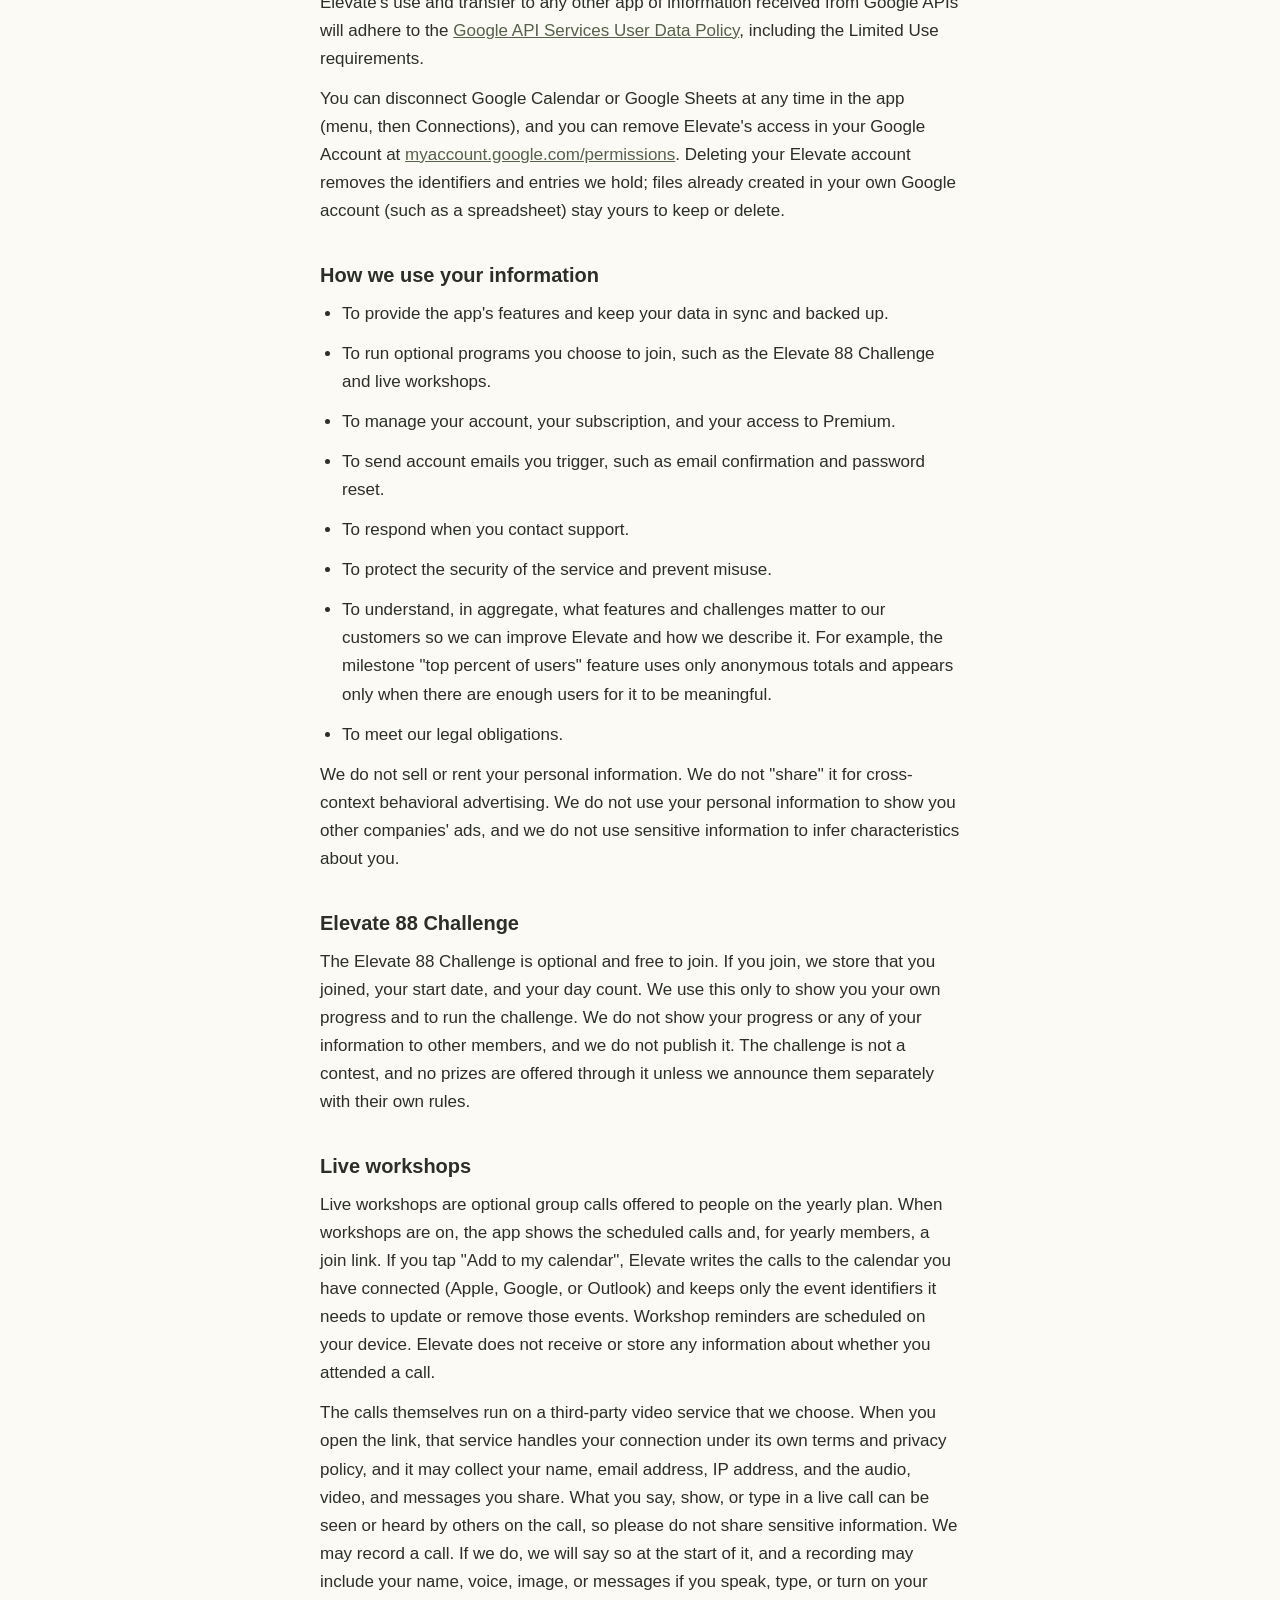
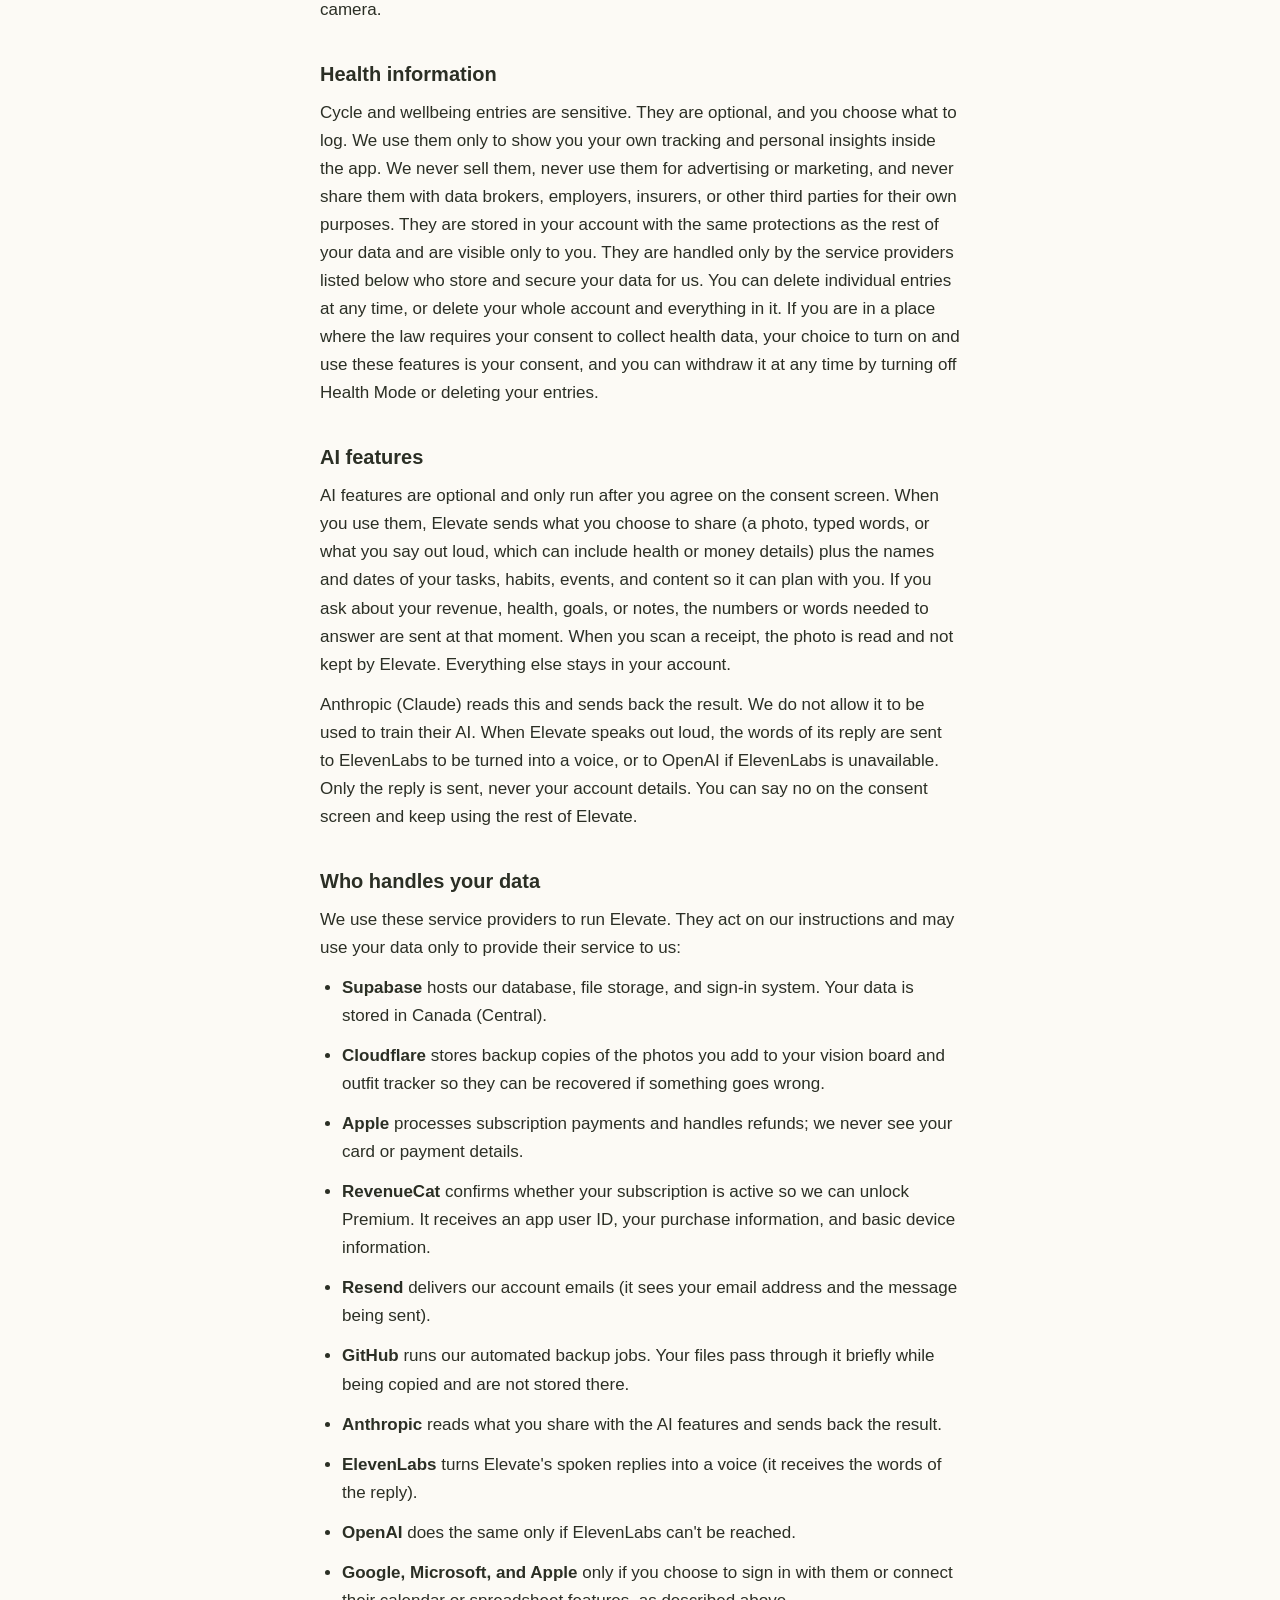
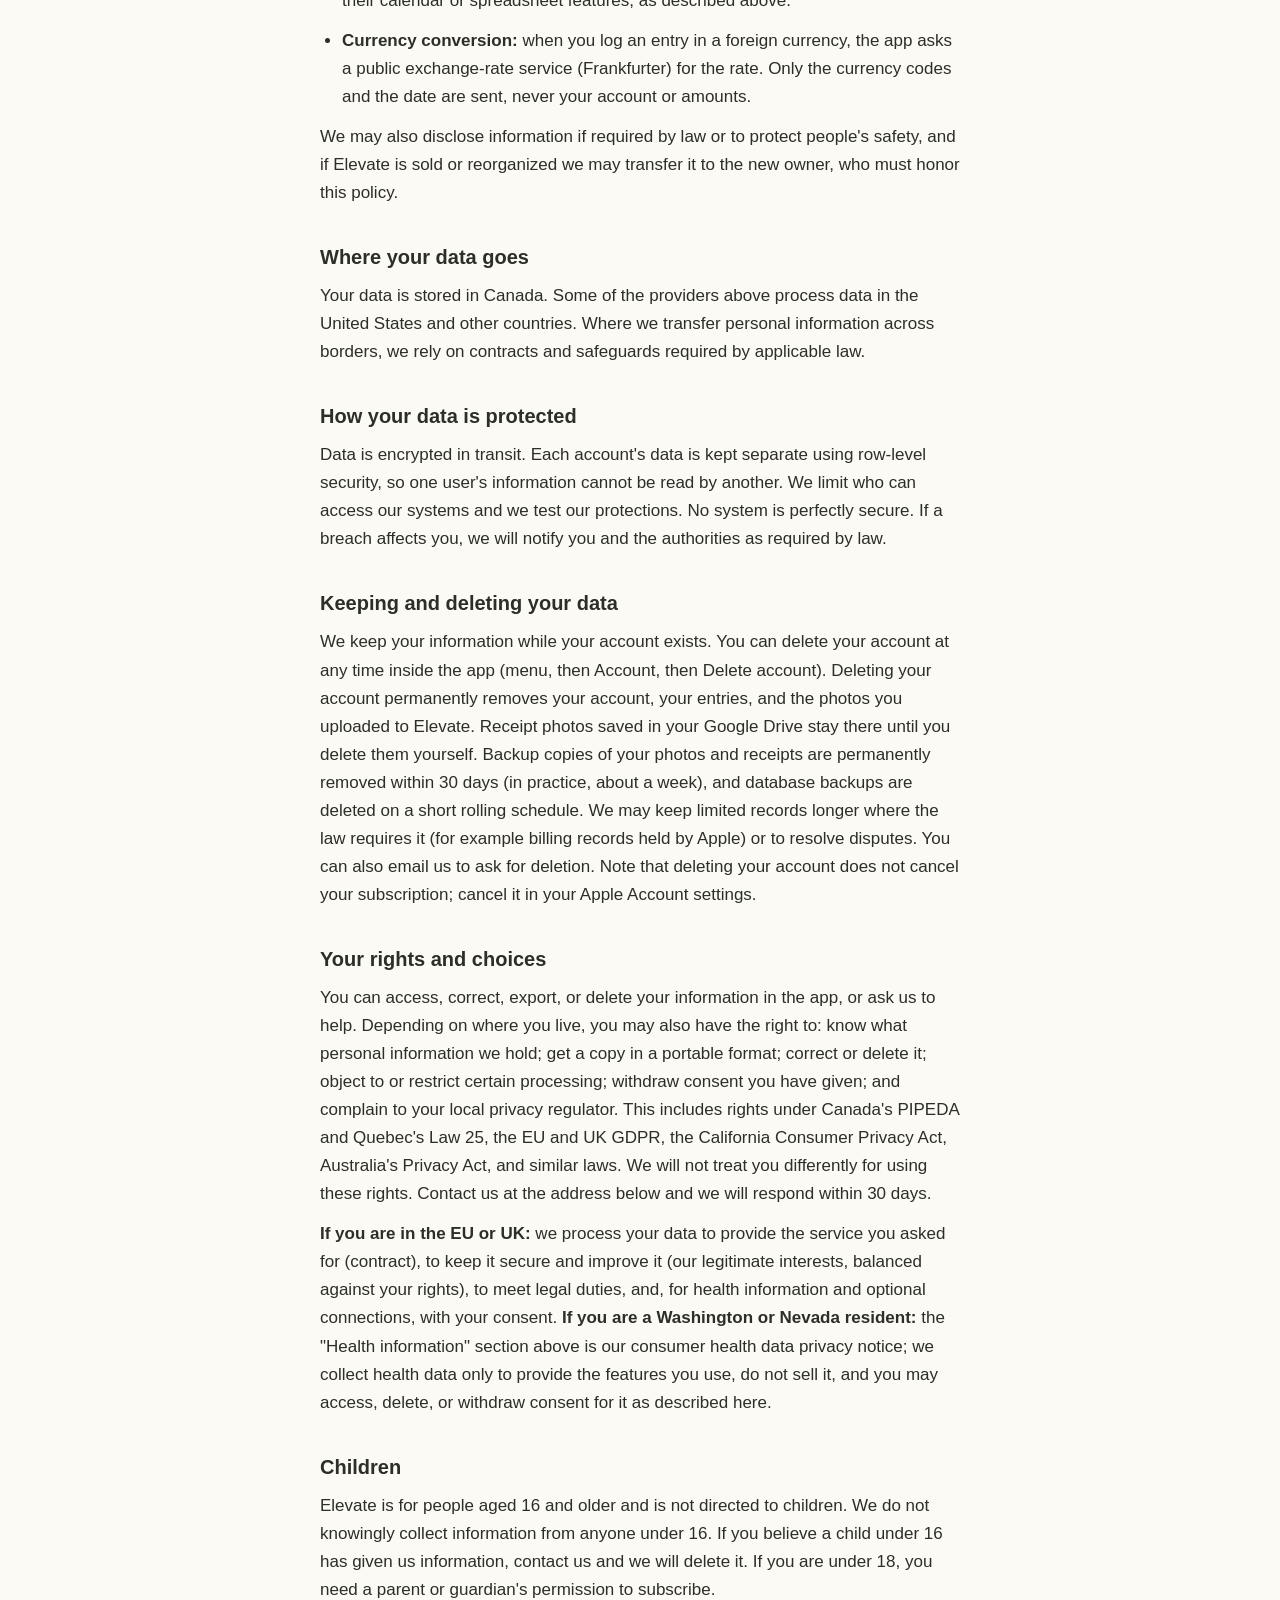
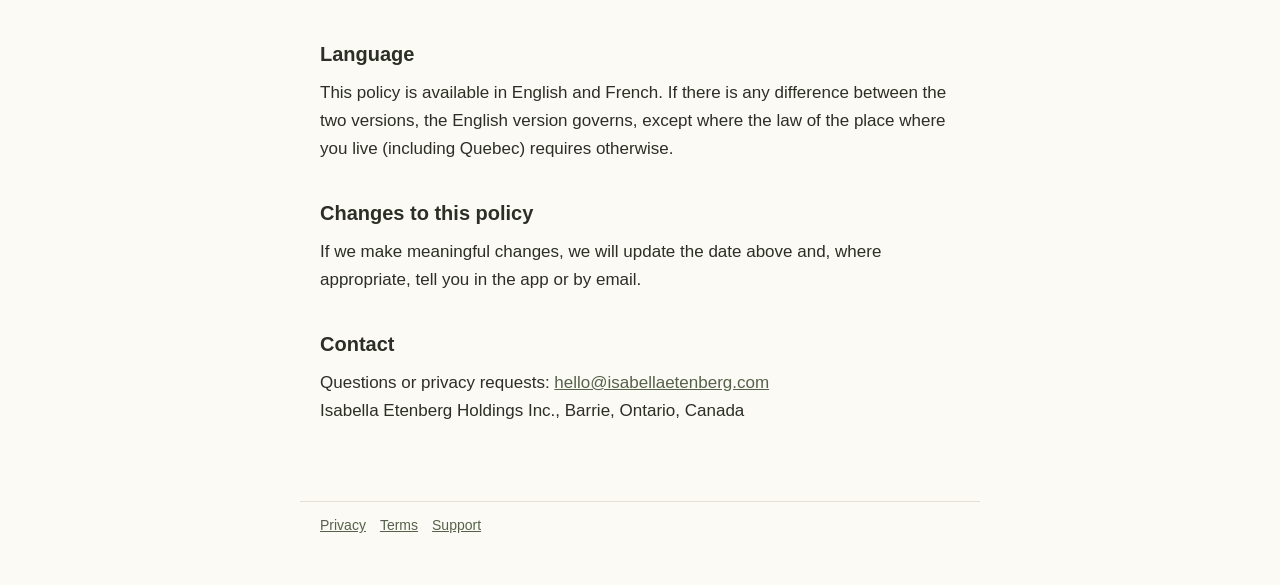
<file: privacy.html>
<!DOCTYPE html>
<html lang="en">
<head>
<meta charset="utf-8">
<meta name="viewport" content="width=device-width,initial-scale=1">
<title>Privacy Policy | Elevate</title>
<link rel="stylesheet" href="style.css">
</head>
<body>
<header><a class="brand" href="./"><img src="logo.svg" alt="Elevate" width="190" height="68"></a></header>
<main>
<h1>Privacy Policy</h1>
<p class="small">Last updated: November 8, 2026 &middot; <a href="privacy-fr.html">Lire en fran&ccedil;ais</a></p>

<p>Elevate: Daily Planner ("Elevate", "we", "us") is operated by Isabella Etenberg Holdings Inc. in Barrie, Ontario, Canada. This policy explains what information the Elevate app collects, why, who handles it, how long we keep it, and the choices you have. In short: your information is yours, we use it only to run the app for you, we never sell it, and we don't use it for advertising or to track you across other companies' apps and websites.</p>

<h2>Information you give us</h2>
<ul>
<li><strong>Account:</strong> your email address, a display name you choose, and your password (stored only as a one-way hash, never in readable form). If you choose "Continue with Apple" or "Continue with Google" instead, Apple or Google tells us your email address (Apple may give us a private relay address instead) and, if you allow it, your name. We receive no password from them. We use the first name they provide only to greet you in the app, and you can change it at any time.</li>
<li><strong>About you, from setup:</strong> when you first open Elevate we ask for the name you'd like to be called, your birthday (used to confirm you meet our minimum age of 16 and kept on your profile), what best describes you (for example founder, entrepreneur, content creator, or a job type), your industry, the features you want to use most, your biggest challenges, the areas you want to grow in, the habits, goals, and north stars you choose to start with (saved as items in your account), whether you choose to join the Elevate 88 Challenge, and your monthly revenue goal. We use these to personalize the app and to understand, in aggregate, what people need. You can change your name and birthday in the app's settings.</li>
<li><strong>Things you add to the app:</strong> tasks, habits, goals, notes, important dates, content-planning items, and the settings you choose.</li>
<li><strong>Money entries:</strong> revenue and write-off entries you log, such as amounts, descriptions, store names, dates, currencies, and categories, plus a link to any receipt or proof photo you attach. Those photos are saved in your own Google Drive, not in Elevate.</li>
<li><strong>Wellbeing entries:</strong> if you use the cycle and wellbeing features, the cycle dates, moods, symptoms, and other entries you choose to log. This is optional, and entirely up to you. See "Health information" below.</li>
<li><strong>Photos:</strong> images you add to your vision board or outfit tracker, or attach to entries. The app only accesses your camera or photo library when you ask it to, and only the photos you select.</li>
<li><strong>Messages to us:</strong> if you email us, we keep the message and our reply so we can help you.</li>
</ul>

<h2>Information collected automatically</h2>
<ul>
<li><strong>Setup progress:</strong> which setup step you reach and, for some steps, the choices you made there (for example the areas you picked), so we can find and fix places where people get stuck and improve setup. We do not use third-party analytics or advertising tools for this.</li>
<li><strong>Subscription status:</strong> whether you have an active trial or subscription, and your purchase history (see RevenueCat and Apple below).</li>
<li><strong>Technical data:</strong> like most services, our hosting and email providers keep short-term technical logs (for example IP address, device type, and timestamps) to keep the service secure and working. We don't use advertising identifiers, and the app contains no third-party advertising or analytics trackers.</li>
</ul>

<h2>Calendars and other accounts you connect</h2>
<ul>
<li><strong>Apple Calendar:</strong> if you allow it, Elevate reads and adds events on your device's calendar. This stays on your device.</li>
<li><strong>Google Calendar and Outlook:</strong> if you connect them, Elevate reads and writes events through your own sign-in with Google or Microsoft. Your sign-in credentials stay with Google or Microsoft and on your device; Elevate does not receive your Google or Microsoft password. Elevate's use of information received from Google APIs follows the Google API Services User Data Policy, including its Limited Use requirements.</li>
<li><strong>Google Sheets:</strong> if you connect it, Elevate writes your chosen entries to a spreadsheet in your own Google account, and saves the receipt photos you attach in a private folder called Elevate Receipts in your own Google Drive, and links to them from the sheet. Elevate does not keep a copy. You decide who can see the folder.</li>
</ul>
<p>You can disconnect any of these at any time in the app, and you can also revoke access in your Google or Microsoft account settings.</p>

<h2 id="google-user-data">Google user data</h2>
<p>This section explains exactly how Elevate handles information it receives from Google, and applies whenever you choose to continue with Google or connect a Google service. Elevate asks only for the access each feature needs, and only when you turn that feature on.</p>
<ul>
<li><strong>Continue with Google:</strong> Google confirms who you are and shares your email address and name (if your Google account provides it). We use this only to create your Elevate account and sign you in.</li>
<li><strong>Google Calendar</strong> (the <code>calendar</code> permission): Elevate reads your calendar events, including your Birthdays calendar, so they appear in your Elevate calendar and your daily plan. It creates, changes, or removes events only for things you do in Elevate, such as adding an important date, blocking time for a task, or deleting one of those items. Calendar events are shown in the app and are not copied to our servers. We store only the event identifiers needed to update or remove an event Elevate created.</li>
<li><strong>Google Sheets and Drive</strong> (the <code>spreadsheets</code> and <code>drive.file</code> permissions): Elevate writes the revenue and write-off entries you choose to sync into a spreadsheet in your own Google account, and saves the receipt photos you attach in a private folder called Elevate Receipts in your own Google Drive, and links to them from the sheet. Elevate does not keep a copy. You decide who can see the folder. The <code>drive.file</code> permission lets Elevate see only files it created, never the rest of your Drive.</li>
</ul>
<p>Your Google sign-in token stays on your device and is not stored on our servers. We do not sell Google user data, do not use it for advertising, and do not transfer or share it with anyone except as needed to provide these features to you, to comply with the law, or with your explicit consent. People at Elevate do not read your Google data unless you ask us to for support, or it is needed to investigate abuse or meet a legal duty. We do not use Google user data to build or train artificial intelligence models.</p>
<p>Elevate's use and transfer to any other app of information received from Google APIs will adhere to the <a href="https://developers.google.com/terms/api-services-user-data-policy">Google API Services User Data Policy</a>, including the Limited Use requirements.</p>
<p>You can disconnect Google Calendar or Google Sheets at any time in the app (menu, then Connections), and you can remove Elevate's access in your Google Account at <a href="https://myaccount.google.com/permissions">myaccount.google.com/permissions</a>. Deleting your Elevate account removes the identifiers and entries we hold; files already created in your own Google account (such as a spreadsheet) stay yours to keep or delete.</p>

<h2>How we use your information</h2>
<ul>
<li>To provide the app's features and keep your data in sync and backed up.</li>
<li>To run optional programs you choose to join, such as the Elevate 88 Challenge and live workshops.</li>
<li>To manage your account, your subscription, and your access to Premium.</li>
<li>To send account emails you trigger, such as email confirmation and password reset.</li>
<li>To respond when you contact support.</li>
<li>To protect the security of the service and prevent misuse.</li>
<li>To understand, in aggregate, what features and challenges matter to our customers so we can improve Elevate and how we describe it. For example, the milestone "top percent of users" feature uses only anonymous totals and appears only when there are enough users for it to be meaningful.</li>
<li>To meet our legal obligations.</li>
</ul>
<p>We do not sell or rent your personal information. We do not "share" it for cross-context behavioral advertising. We do not use your personal information to show you other companies' ads, and we do not use sensitive information to infer characteristics about you.</p>

<h2>Elevate 88 Challenge</h2>
<p>The Elevate 88 Challenge is optional and free to join. If you join, we store that you joined, your start date, and your day count. We use this only to show you your own progress and to run the challenge. We do not show your progress or any of your information to other members, and we do not publish it. The challenge is not a contest, and no prizes are offered through it unless we announce them separately with their own rules.</p>

<h2>Live workshops</h2>
<p>Live workshops are optional group calls offered to people on the yearly plan. When workshops are on, the app shows the scheduled calls and, for yearly members, a join link. If you tap "Add to my calendar", Elevate writes the calls to the calendar you have connected (Apple, Google, or Outlook) and keeps only the event identifiers it needs to update or remove those events. Workshop reminders are scheduled on your device. Elevate does not receive or store any information about whether you attended a call.</p>
<p>The calls themselves run on a third-party video service that we choose. When you open the link, that service handles your connection under its own terms and privacy policy, and it may collect your name, email address, IP address, and the audio, video, and messages you share. What you say, show, or type in a live call can be seen or heard by others on the call, so please do not share sensitive information. We may record a call. If we do, we will say so at the start of it, and a recording may include your name, voice, image, or messages if you speak, type, or turn on your camera.</p>

<h2>Health information</h2>
<p>Cycle and wellbeing entries are sensitive. They are optional, and you choose what to log. We use them only to show you your own tracking and personal insights inside the app. We never sell them, never use them for advertising or marketing, and never share them with data brokers, employers, insurers, or other third parties for their own purposes. They are stored in your account with the same protections as the rest of your data and are visible only to you. They are handled only by the service providers listed below who store and secure your data for us. You can delete individual entries at any time, or delete your whole account and everything in it. If you are in a place where the law requires your consent to collect health data, your choice to turn on and use these features is your consent, and you can withdraw it at any time by turning off Health Mode or deleting your entries.</p>

<h2>AI features</h2>
<p>AI features are optional and only run after you agree on the consent screen. When you use them, Elevate sends what you choose to share (a photo, typed words, or what you say out loud, which can include health or money details) plus the names and dates of your tasks, habits, events, and content so it can plan with you. If you ask about your revenue, health, goals, or notes, the numbers or words needed to answer are sent at that moment. When you scan a receipt, the photo is read and not kept by Elevate. Everything else stays in your account.</p>
<p>Anthropic (Claude) reads this and sends back the result. We do not allow it to be used to train their AI. When Elevate speaks out loud, the words of its reply are sent to ElevenLabs to be turned into a voice, or to OpenAI if ElevenLabs is unavailable. Only the reply is sent, never your account details. You can say no on the consent screen and keep using the rest of Elevate.</p>

<h2>Who handles your data</h2>
<p>We use these service providers to run Elevate. They act on our instructions and may use your data only to provide their service to us:</p>
<ul>
<li><strong>Supabase</strong> hosts our database, file storage, and sign-in system. Your data is stored in Canada (Central).</li>
<li><strong>Cloudflare</strong> stores backup copies of the photos you add to your vision board and outfit tracker so they can be recovered if something goes wrong.</li>
<li><strong>Apple</strong> processes subscription payments and handles refunds; we never see your card or payment details.</li>
<li><strong>RevenueCat</strong> confirms whether your subscription is active so we can unlock Premium. It receives an app user ID, your purchase information, and basic device information.</li>
<li><strong>Resend</strong> delivers our account emails (it sees your email address and the message being sent).</li>
<li><strong>GitHub</strong> runs our automated backup jobs. Your files pass through it briefly while being copied and are not stored there.</li>
<li><strong>Anthropic</strong> reads what you share with the AI features and sends back the result.</li>
<li><strong>ElevenLabs</strong> turns Elevate's spoken replies into a voice (it receives the words of the reply).</li>
<li><strong>OpenAI</strong> does the same only if ElevenLabs can't be reached.</li>
<li><strong>Google, Microsoft, and Apple</strong> only if you choose to sign in with them or connect their calendar or spreadsheet features, as described above.</li>
<li><strong>Currency conversion:</strong> when you log an entry in a foreign currency, the app asks a public exchange-rate service (Frankfurter) for the rate. Only the currency codes and the date are sent, never your account or amounts.</li>
</ul>
<p>We may also disclose information if required by law or to protect people's safety, and if Elevate is sold or reorganized we may transfer it to the new owner, who must honor this policy.</p>

<h2>Where your data goes</h2>
<p>Your data is stored in Canada. Some of the providers above process data in the United States and other countries. Where we transfer personal information across borders, we rely on contracts and safeguards required by applicable law.</p>

<h2>How your data is protected</h2>
<p>Data is encrypted in transit. Each account's data is kept separate using row-level security, so one user's information cannot be read by another. We limit who can access our systems and we test our protections. No system is perfectly secure. If a breach affects you, we will notify you and the authorities as required by law.</p>

<h2>Keeping and deleting your data</h2>
<p>We keep your information while your account exists. You can delete your account at any time inside the app (menu, then Account, then Delete account). Deleting your account permanently removes your account, your entries, and the photos you uploaded to Elevate. Receipt photos saved in your Google Drive stay there until you delete them yourself. Backup copies of your photos and receipts are permanently removed within 30 days (in practice, about a week), and database backups are deleted on a short rolling schedule. We may keep limited records longer where the law requires it (for example billing records held by Apple) or to resolve disputes. You can also email us to ask for deletion. Note that deleting your account does not cancel your subscription; cancel it in your Apple Account settings.</p>

<h2>Your rights and choices</h2>
<p>You can access, correct, export, or delete your information in the app, or ask us to help. Depending on where you live, you may also have the right to: know what personal information we hold; get a copy in a portable format; correct or delete it; object to or restrict certain processing; withdraw consent you have given; and complain to your local privacy regulator. This includes rights under Canada's PIPEDA and Quebec's Law 25, the EU and UK GDPR, the California Consumer Privacy Act, Australia's Privacy Act, and similar laws. We will not treat you differently for using these rights. Contact us at the address below and we will respond within 30 days.</p>
<p><strong>If you are in the EU or UK:</strong> we process your data to provide the service you asked for (contract), to keep it secure and improve it (our legitimate interests, balanced against your rights), to meet legal duties, and, for health information and optional connections, with your consent. <strong>If you are a Washington or Nevada resident:</strong> the "Health information" section above is our consumer health data privacy notice; we collect health data only to provide the features you use, do not sell it, and you may access, delete, or withdraw consent for it as described here.</p>

<h2>Children</h2>
<p>Elevate is for people aged 16 and older and is not directed to children. We do not knowingly collect information from anyone under 16. If you believe a child under 16 has given us information, contact us and we will delete it. If you are under 18, you need a parent or guardian's permission to subscribe.</p>

<h2>Language</h2>
<p>This policy is available in English and French. If there is any difference between the two versions, the English version governs, except where the law of the place where you live (including Quebec) requires otherwise.</p>

<h2>Changes to this policy</h2>
<p>If we make meaningful changes, we will update the date above and, where appropriate, tell you in the app or by email.</p>

<h2>Contact</h2>
<p>Questions or privacy requests: <a href="mailto:hello@isabellaetenberg.com">hello@isabellaetenberg.com</a><br>Isabella Etenberg Holdings Inc., Barrie, Ontario, Canada</p>
</main>
<footer>
  <a href="privacy.html">Privacy</a><a href="terms.html">Terms</a><a href="support.html">Support</a>
</footer>
</body>
</html>
</file>
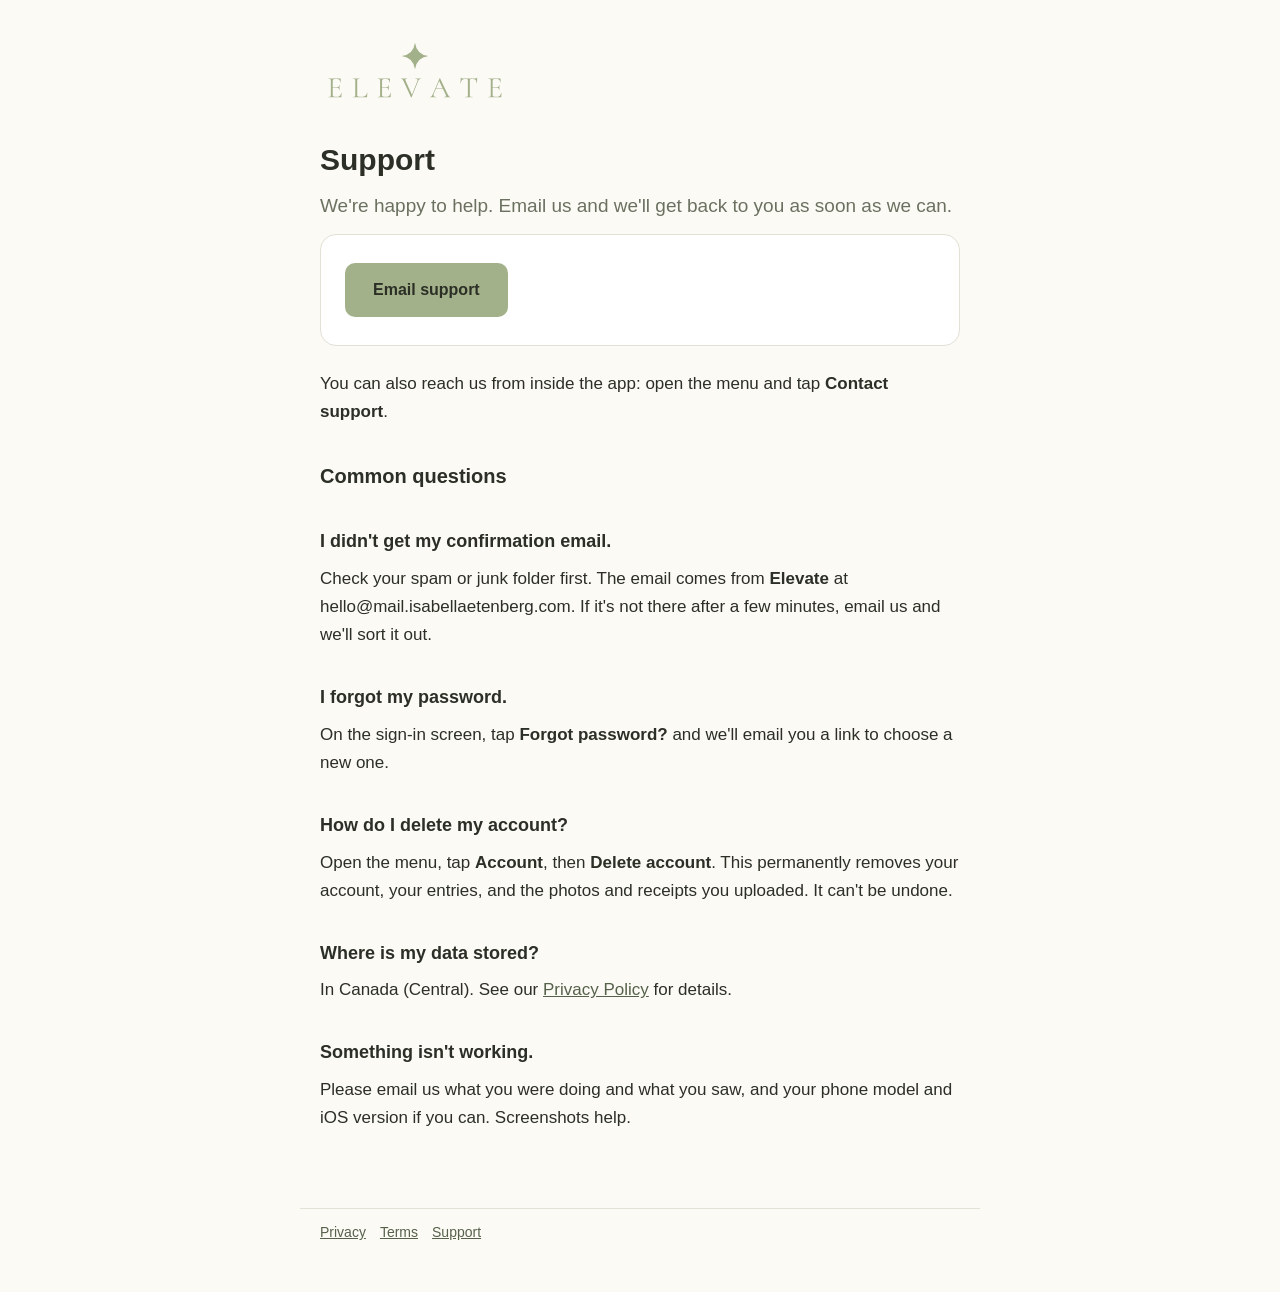
<file: support.html>
<!DOCTYPE html>
<html lang="en">
<head>
<meta charset="utf-8">
<meta name="viewport" content="width=device-width,initial-scale=1">
<title>Support | Elevate</title>
<link rel="stylesheet" href="style.css">
</head>
<body>
<header><a class="brand" href="./"><img src="logo.svg" alt="Elevate" width="190" height="68"></a></header>
<main>
<h1>Support</h1>
<p class="lede">We're happy to help. Email us and we'll get back to you as soon as we can.</p>
<div class="card">
  <p style="margin-bottom:0"><a class="btn" href="mailto:hello@isabellaetenberg.com?subject=Elevate%20-%20Support%20Ticket">Email support</a></p>
</div>
<p>You can also reach us from inside the app: open the menu and tap <strong>Contact support</strong>.</p>

<h2>Common questions</h2>

<h2 style="font-size:18px">I didn't get my confirmation email.</h2>
<p>Check your spam or junk folder first. The email comes from <strong>Elevate</strong> at hello@mail.isabellaetenberg.com. If it's not there after a few minutes, email us and we'll sort it out.</p>

<h2 style="font-size:18px">I forgot my password.</h2>
<p>On the sign-in screen, tap <strong>Forgot password?</strong> and we'll email you a link to choose a new one.</p>

<h2 style="font-size:18px">How do I delete my account?</h2>
<p>Open the menu, tap <strong>Account</strong>, then <strong>Delete account</strong>. This permanently removes your account, your entries, and the photos and receipts you uploaded. It can't be undone.</p>

<h2 style="font-size:18px">Where is my data stored?</h2>
<p>In Canada (Central). See our <a href="privacy.html">Privacy Policy</a> for details.</p>

<h2 style="font-size:18px">Something isn't working.</h2>
<p>Please email us what you were doing and what you saw, and your phone model and iOS version if you can. Screenshots help.</p>
</main>
<footer>
  <a href="privacy.html">Privacy</a><a href="terms.html">Terms</a><a href="support.html">Support</a>
</footer>
</body>
</html>
</file>
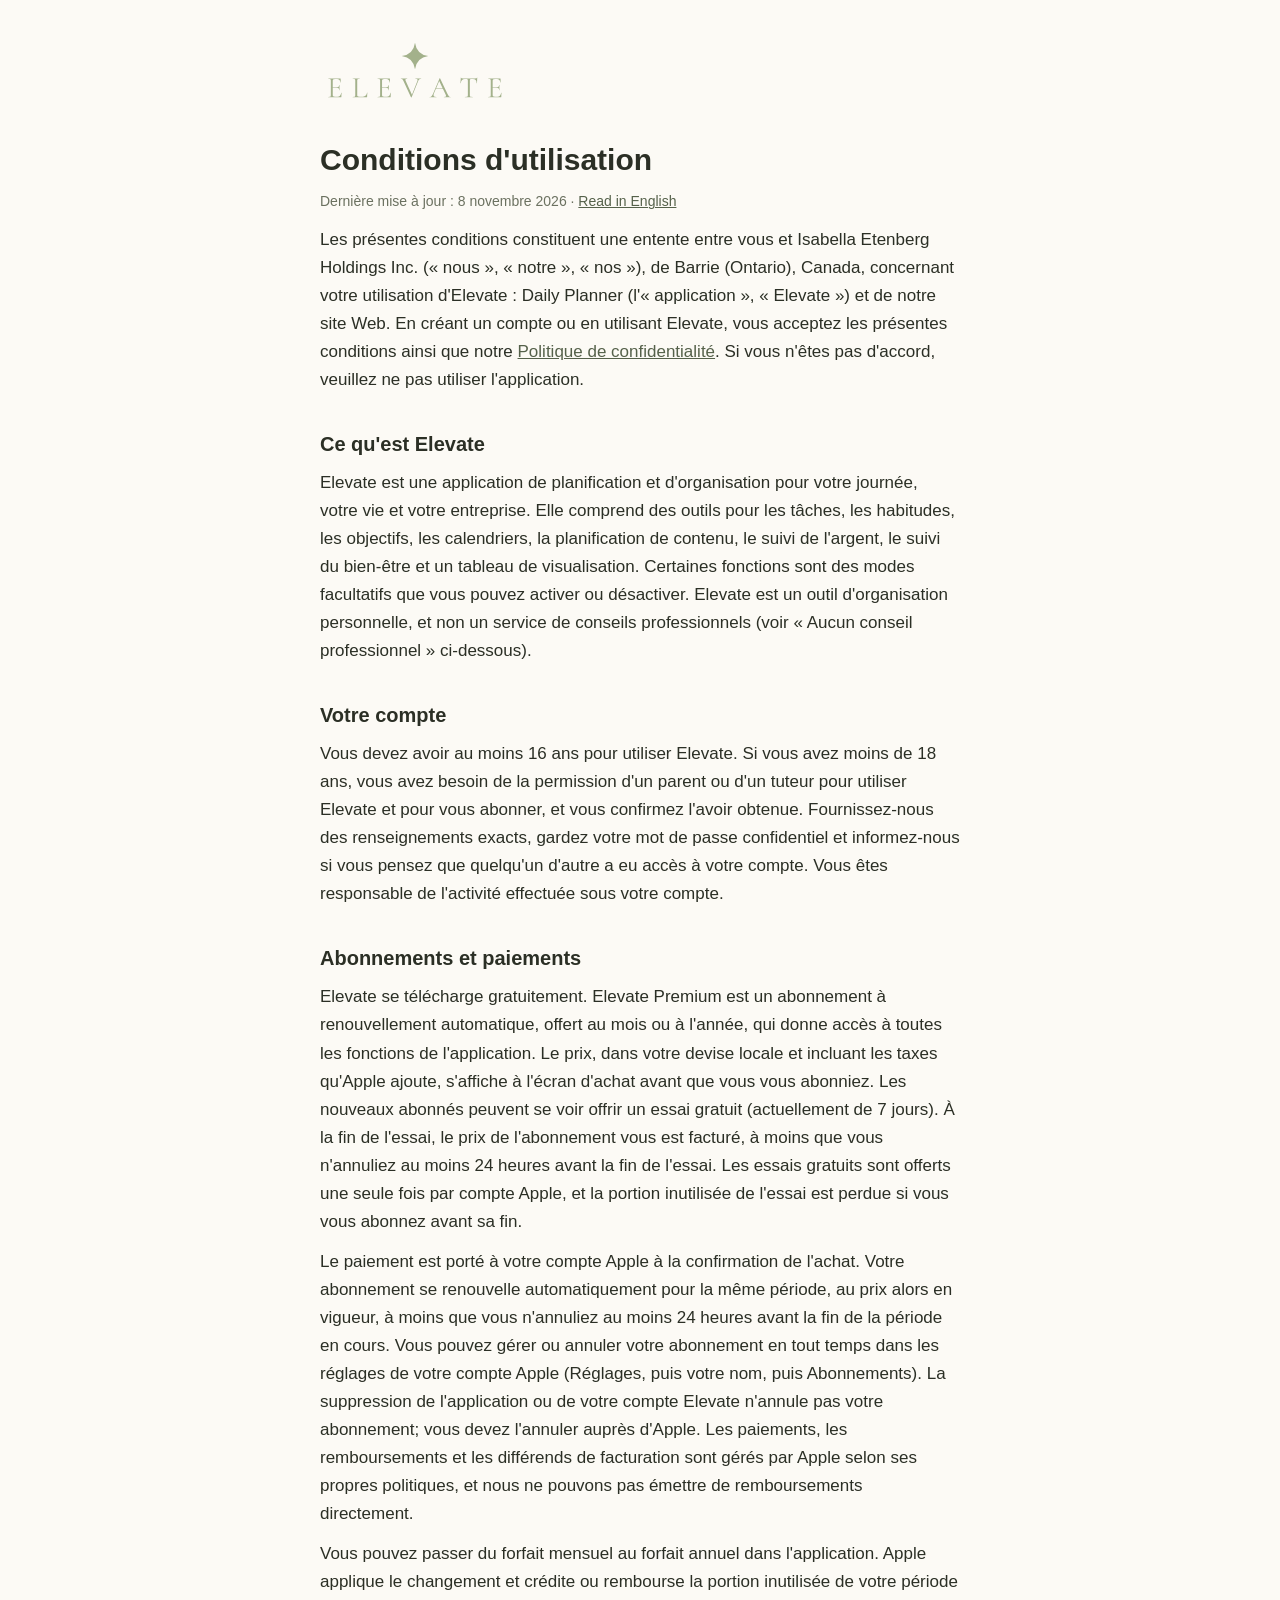
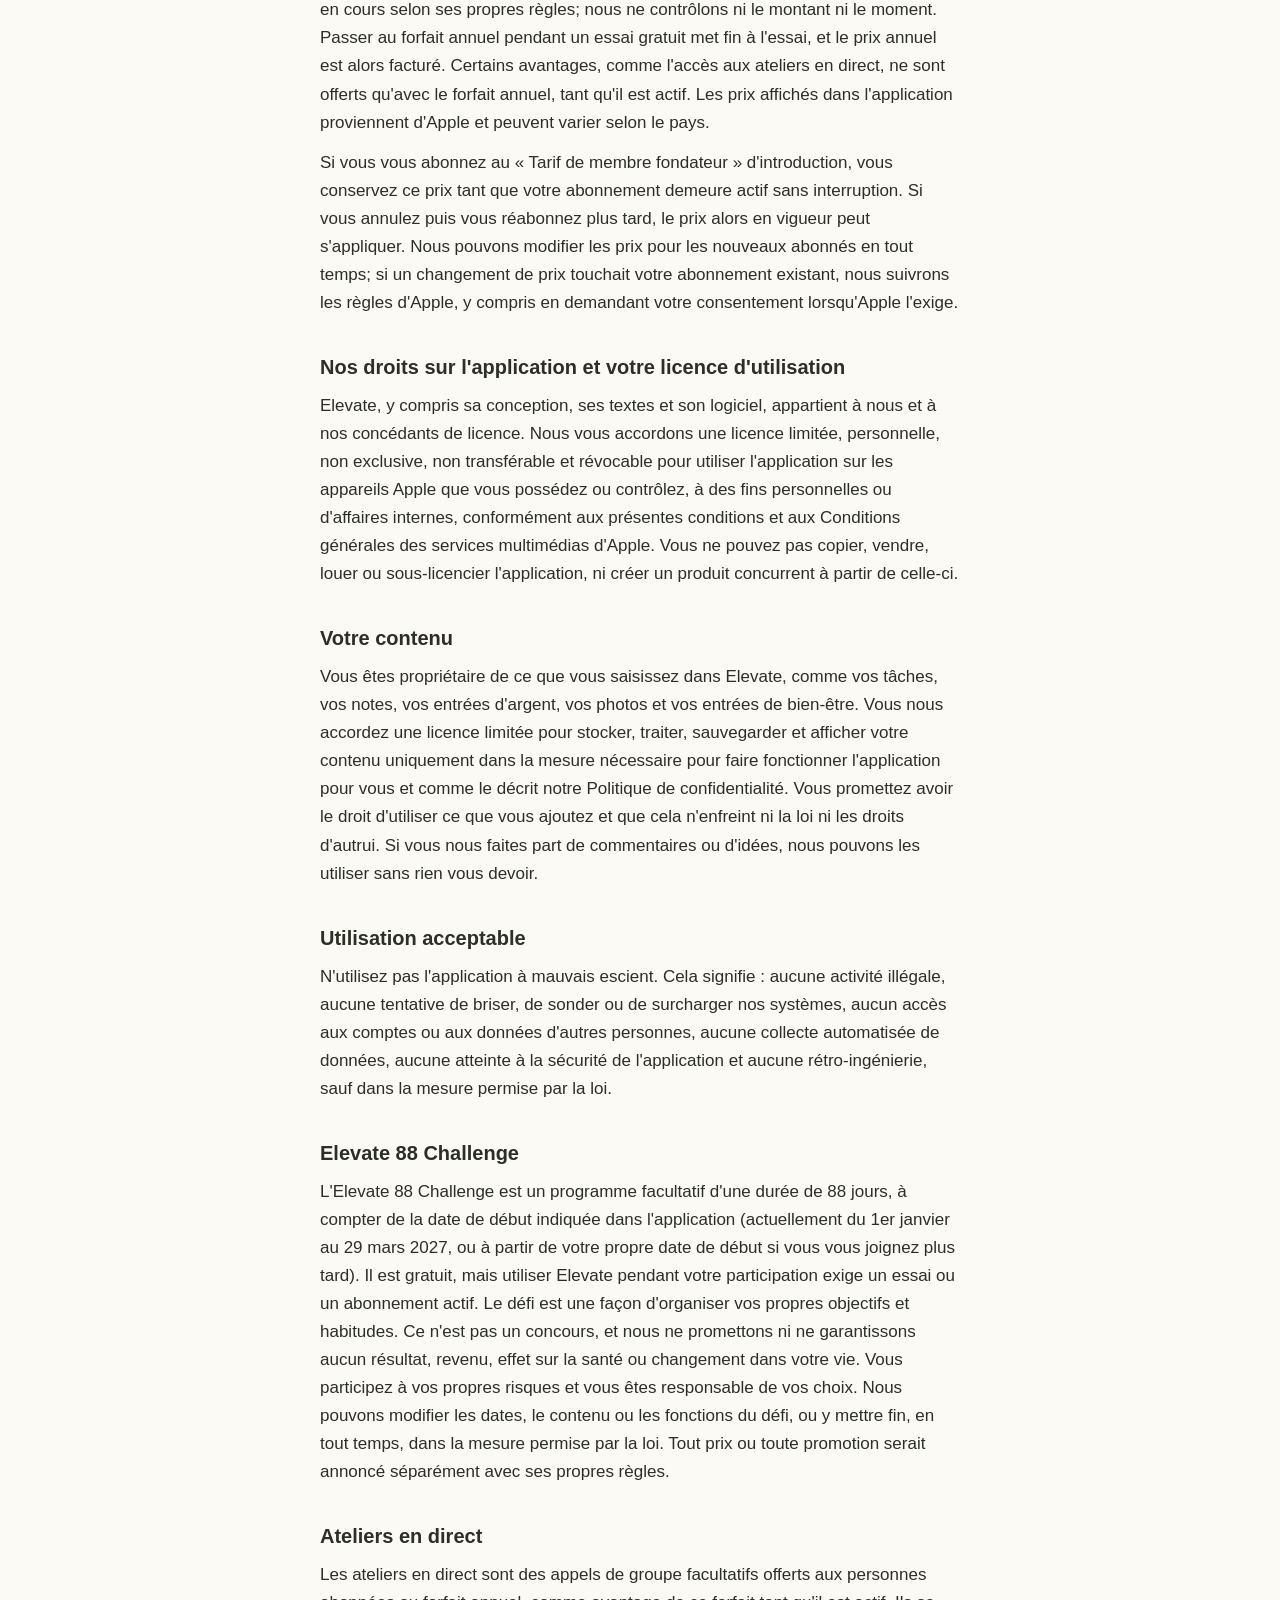
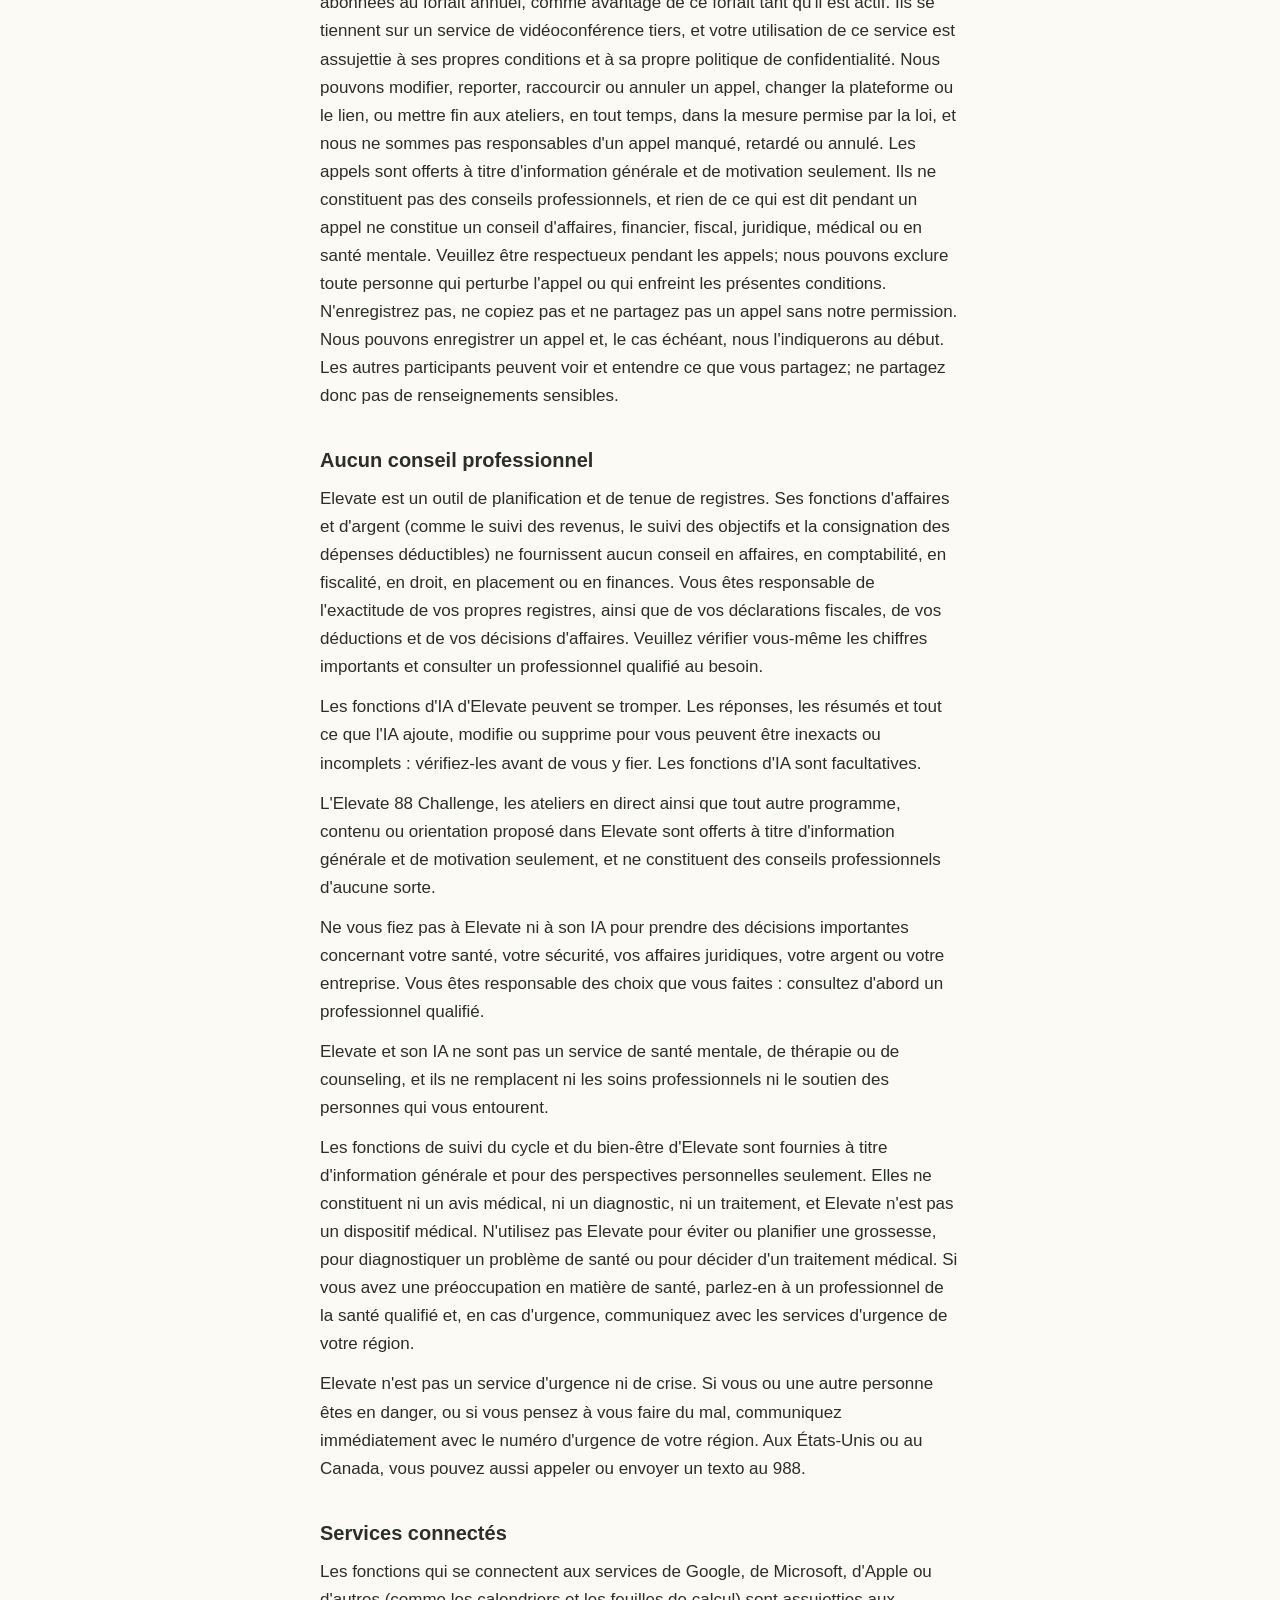
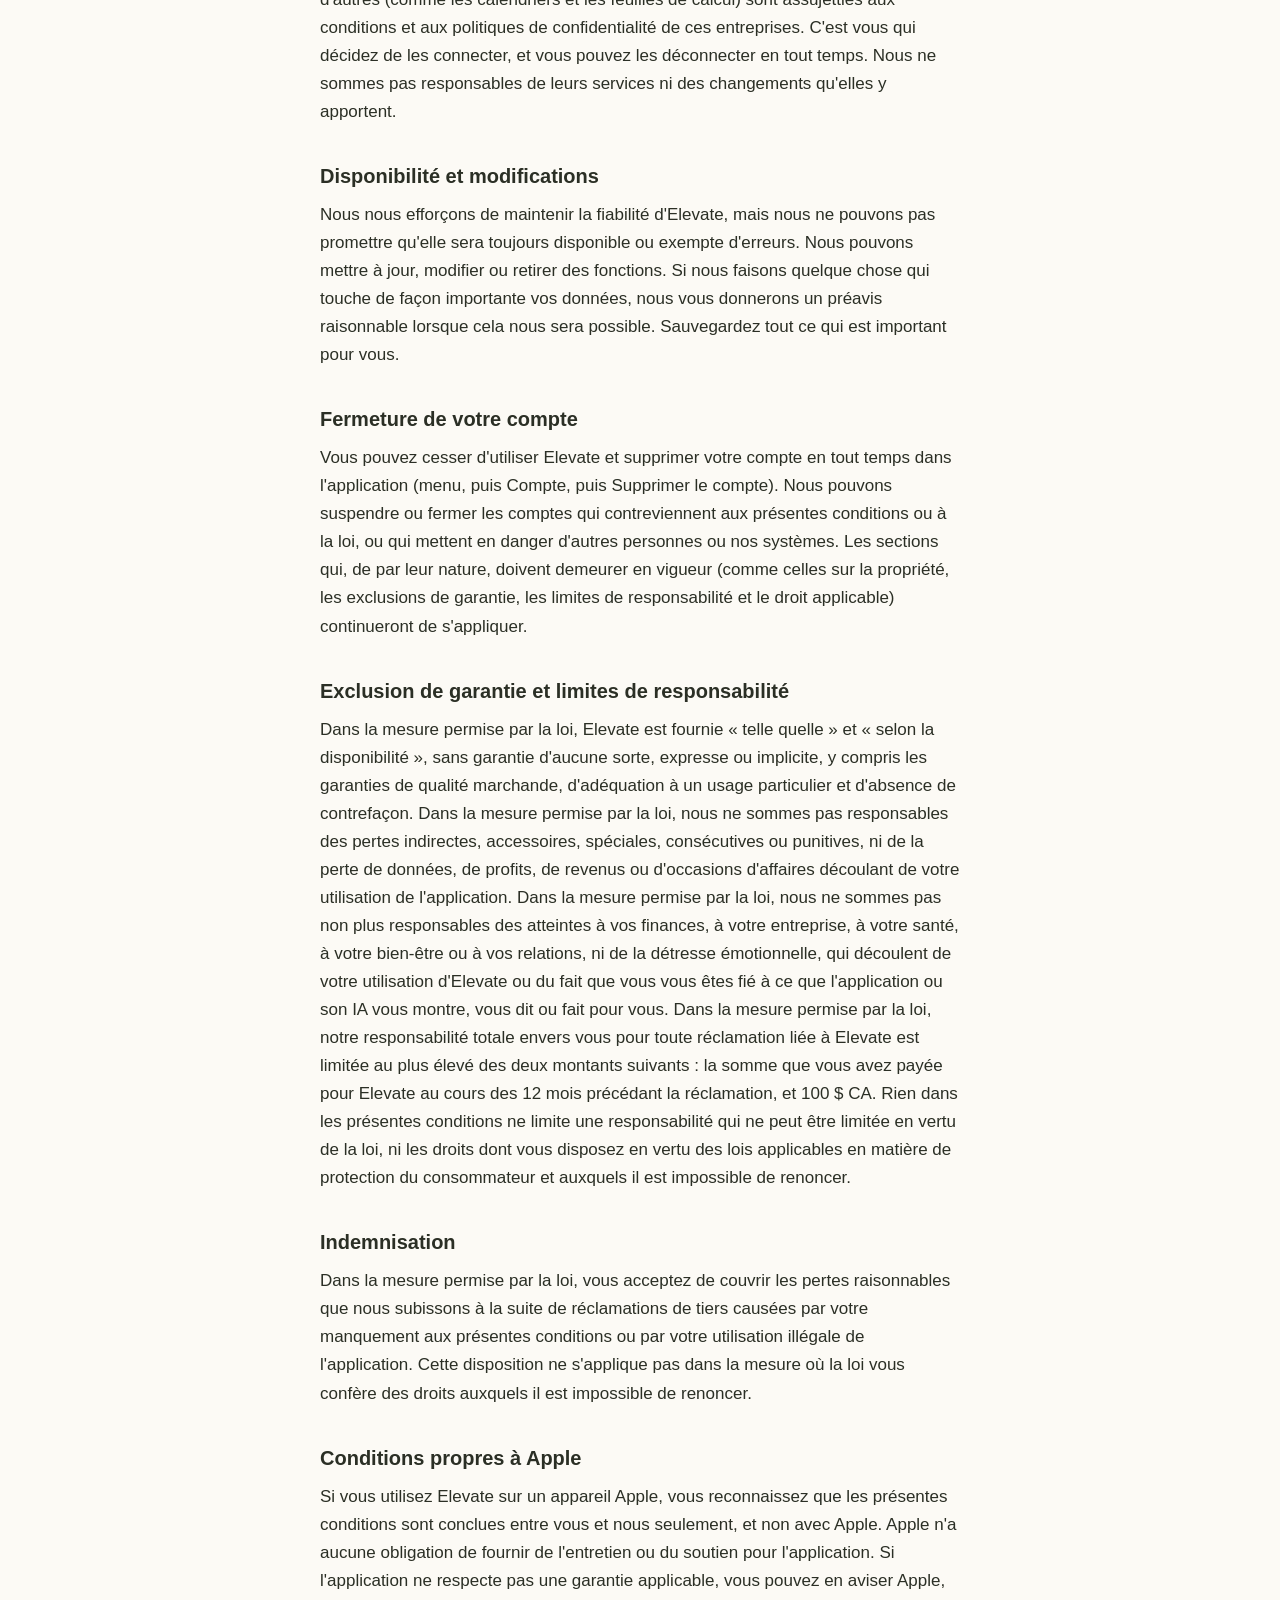
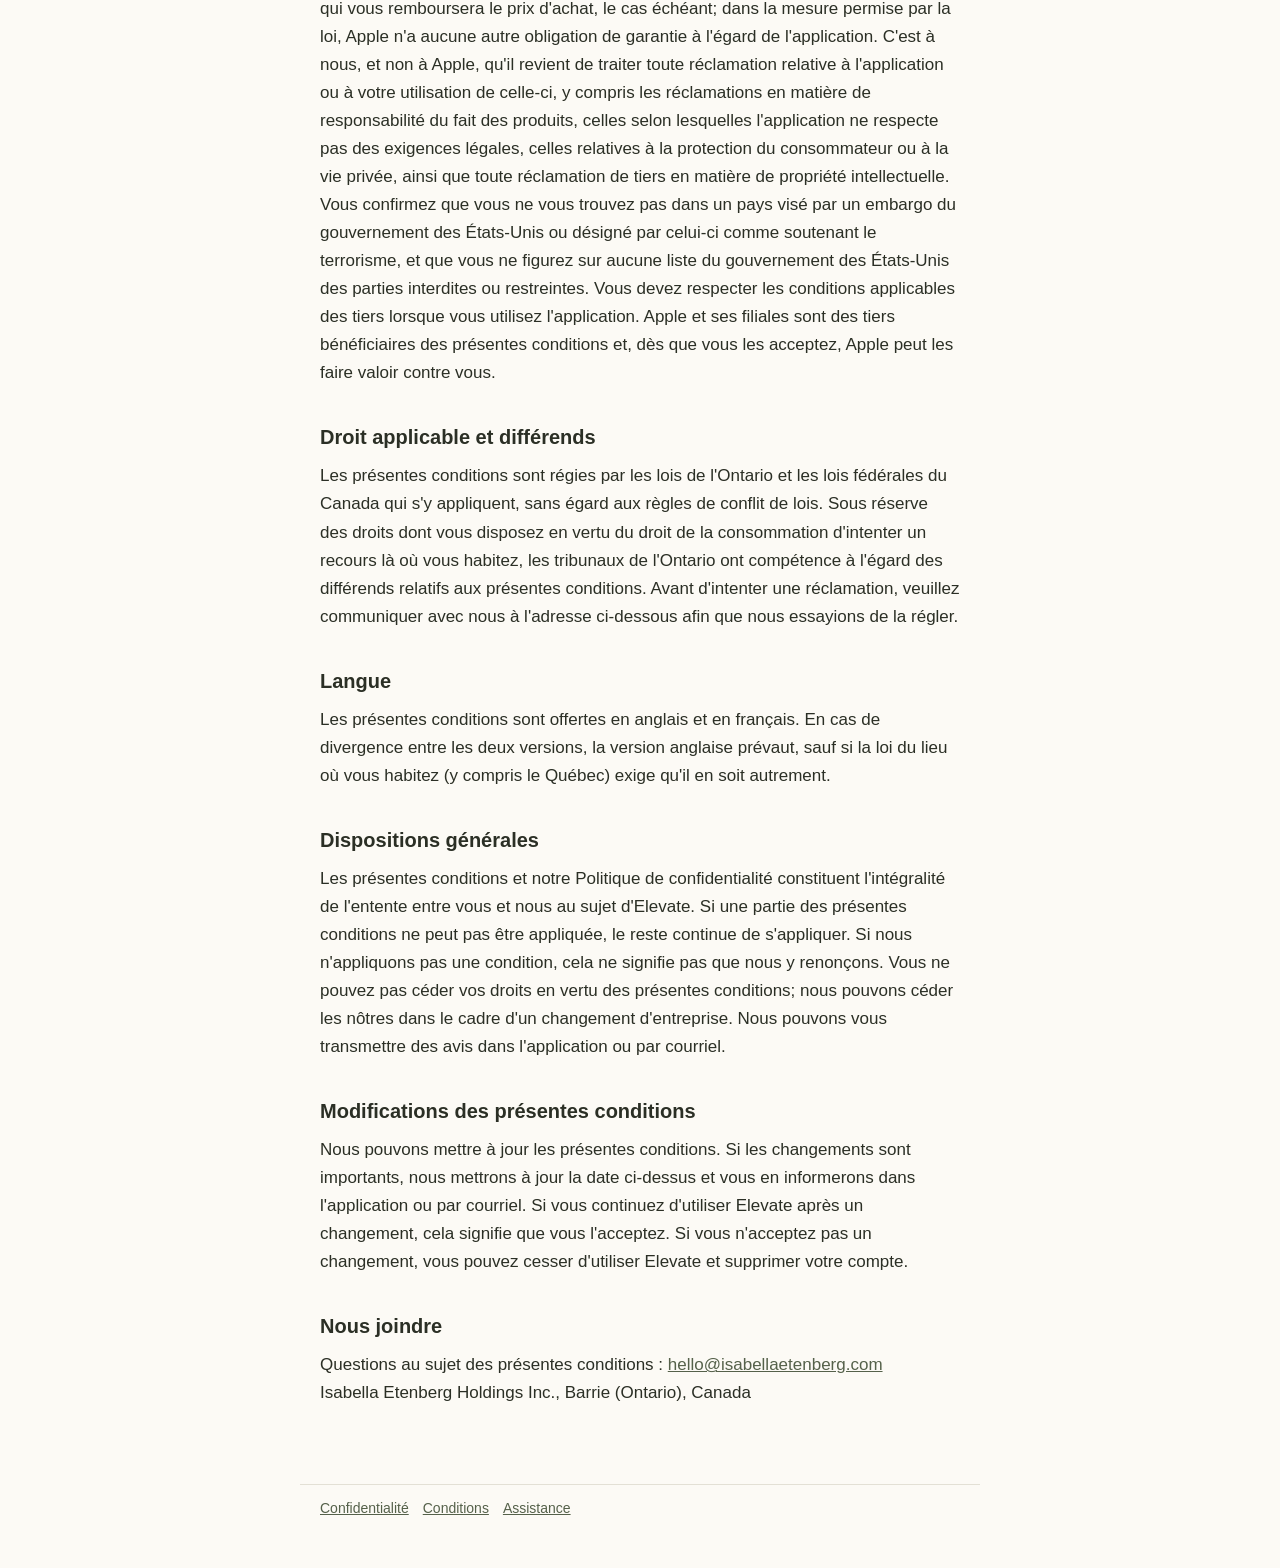
<file: terms-fr.html>
<!DOCTYPE html>
<html lang="fr">
<head>
<meta charset="utf-8">
<meta name="viewport" content="width=device-width,initial-scale=1">
<title>Conditions d'utilisation | Elevate</title>
<link rel="stylesheet" href="style.css">
</head>
<body>
<header><a class="brand" href="./"><img src="logo.svg" alt="Elevate" width="190" height="68"></a></header>
<main>
<h1>Conditions d'utilisation</h1>
<p class="small">Dernière mise à jour : 8 novembre 2026 &middot; <a href="terms.html">Read in English</a></p>

<p>Les présentes conditions constituent une entente entre vous et Isabella Etenberg Holdings Inc. (« nous », « notre », « nos »), de Barrie (Ontario), Canada, concernant votre utilisation d'Elevate : Daily Planner (l'« application », « Elevate ») et de notre site Web. En créant un compte ou en utilisant Elevate, vous acceptez les présentes conditions ainsi que notre <a href="privacy-fr.html">Politique de confidentialité</a>. Si vous n'êtes pas d'accord, veuillez ne pas utiliser l'application.</p>

<h2>Ce qu'est Elevate</h2>
<p>Elevate est une application de planification et d'organisation pour votre journée, votre vie et votre entreprise. Elle comprend des outils pour les tâches, les habitudes, les objectifs, les calendriers, la planification de contenu, le suivi de l'argent, le suivi du bien-être et un tableau de visualisation. Certaines fonctions sont des modes facultatifs que vous pouvez activer ou désactiver. Elevate est un outil d'organisation personnelle, et non un service de conseils professionnels (voir « Aucun conseil professionnel » ci-dessous).</p>

<h2>Votre compte</h2>
<p>Vous devez avoir au moins 16 ans pour utiliser Elevate. Si vous avez moins de 18 ans, vous avez besoin de la permission d'un parent ou d'un tuteur pour utiliser Elevate et pour vous abonner, et vous confirmez l'avoir obtenue. Fournissez-nous des renseignements exacts, gardez votre mot de passe confidentiel et informez-nous si vous pensez que quelqu'un d'autre a eu accès à votre compte. Vous êtes responsable de l'activité effectuée sous votre compte.</p>

<h2>Abonnements et paiements</h2>
<p>Elevate se télécharge gratuitement. Elevate Premium est un abonnement à renouvellement automatique, offert au mois ou à l'année, qui donne accès à toutes les fonctions de l'application. Le prix, dans votre devise locale et incluant les taxes qu'Apple ajoute, s'affiche à l'écran d'achat avant que vous vous abonniez. Les nouveaux abonnés peuvent se voir offrir un essai gratuit (actuellement de 7 jours). À la fin de l'essai, le prix de l'abonnement vous est facturé, à moins que vous n'annuliez au moins 24 heures avant la fin de l'essai. Les essais gratuits sont offerts une seule fois par compte Apple, et la portion inutilisée de l'essai est perdue si vous vous abonnez avant sa fin.</p>
<p>Le paiement est porté à votre compte Apple à la confirmation de l'achat. Votre abonnement se renouvelle automatiquement pour la même période, au prix alors en vigueur, à moins que vous n'annuliez au moins 24 heures avant la fin de la période en cours. Vous pouvez gérer ou annuler votre abonnement en tout temps dans les réglages de votre compte Apple (Réglages, puis votre nom, puis Abonnements). La suppression de l'application ou de votre compte Elevate n'annule pas votre abonnement; vous devez l'annuler auprès d'Apple. Les paiements, les remboursements et les différends de facturation sont gérés par Apple selon ses propres politiques, et nous ne pouvons pas émettre de remboursements directement.</p>
<p>Vous pouvez passer du forfait mensuel au forfait annuel dans l'application. Apple applique le changement et crédite ou rembourse la portion inutilisée de votre période en cours selon ses propres règles; nous ne contrôlons ni le montant ni le moment. Passer au forfait annuel pendant un essai gratuit met fin à l'essai, et le prix annuel est alors facturé. Certains avantages, comme l'accès aux ateliers en direct, ne sont offerts qu'avec le forfait annuel, tant qu'il est actif. Les prix affichés dans l'application proviennent d'Apple et peuvent varier selon le pays.</p>
<p>Si vous vous abonnez au « Tarif de membre fondateur » d'introduction, vous conservez ce prix tant que votre abonnement demeure actif sans interruption. Si vous annulez puis vous réabonnez plus tard, le prix alors en vigueur peut s'appliquer. Nous pouvons modifier les prix pour les nouveaux abonnés en tout temps; si un changement de prix touchait votre abonnement existant, nous suivrons les règles d'Apple, y compris en demandant votre consentement lorsqu'Apple l'exige.</p>

<h2>Nos droits sur l'application et votre licence d'utilisation</h2>
<p>Elevate, y compris sa conception, ses textes et son logiciel, appartient à nous et à nos concédants de licence. Nous vous accordons une licence limitée, personnelle, non exclusive, non transférable et révocable pour utiliser l'application sur les appareils Apple que vous possédez ou contrôlez, à des fins personnelles ou d'affaires internes, conformément aux présentes conditions et aux Conditions générales des services multimédias d'Apple. Vous ne pouvez pas copier, vendre, louer ou sous-licencier l'application, ni créer un produit concurrent à partir de celle-ci.</p>

<h2>Votre contenu</h2>
<p>Vous êtes propriétaire de ce que vous saisissez dans Elevate, comme vos tâches, vos notes, vos entrées d'argent, vos photos et vos entrées de bien-être. Vous nous accordez une licence limitée pour stocker, traiter, sauvegarder et afficher votre contenu uniquement dans la mesure nécessaire pour faire fonctionner l'application pour vous et comme le décrit notre Politique de confidentialité. Vous promettez avoir le droit d'utiliser ce que vous ajoutez et que cela n'enfreint ni la loi ni les droits d'autrui. Si vous nous faites part de commentaires ou d'idées, nous pouvons les utiliser sans rien vous devoir.</p>

<h2>Utilisation acceptable</h2>
<p>N'utilisez pas l'application à mauvais escient. Cela signifie : aucune activité illégale, aucune tentative de briser, de sonder ou de surcharger nos systèmes, aucun accès aux comptes ou aux données d'autres personnes, aucune collecte automatisée de données, aucune atteinte à la sécurité de l'application et aucune rétro-ingénierie, sauf dans la mesure permise par la loi.</p>

<h2>Elevate 88 Challenge</h2>
<p>L'Elevate 88 Challenge est un programme facultatif d'une durée de 88 jours, à compter de la date de début indiquée dans l'application (actuellement du 1er janvier au 29 mars 2027, ou à partir de votre propre date de début si vous vous joignez plus tard). Il est gratuit, mais utiliser Elevate pendant votre participation exige un essai ou un abonnement actif. Le défi est une façon d'organiser vos propres objectifs et habitudes. Ce n'est pas un concours, et nous ne promettons ni ne garantissons aucun résultat, revenu, effet sur la santé ou changement dans votre vie. Vous participez à vos propres risques et vous êtes responsable de vos choix. Nous pouvons modifier les dates, le contenu ou les fonctions du défi, ou y mettre fin, en tout temps, dans la mesure permise par la loi. Tout prix ou toute promotion serait annoncé séparément avec ses propres règles.</p>

<h2>Ateliers en direct</h2>
<p>Les ateliers en direct sont des appels de groupe facultatifs offerts aux personnes abonnées au forfait annuel, comme avantage de ce forfait tant qu'il est actif. Ils se tiennent sur un service de vidéoconférence tiers, et votre utilisation de ce service est assujettie à ses propres conditions et à sa propre politique de confidentialité. Nous pouvons modifier, reporter, raccourcir ou annuler un appel, changer la plateforme ou le lien, ou mettre fin aux ateliers, en tout temps, dans la mesure permise par la loi, et nous ne sommes pas responsables d'un appel manqué, retardé ou annulé. Les appels sont offerts à titre d'information générale et de motivation seulement. Ils ne constituent pas des conseils professionnels, et rien de ce qui est dit pendant un appel ne constitue un conseil d'affaires, financier, fiscal, juridique, médical ou en santé mentale. Veuillez être respectueux pendant les appels; nous pouvons exclure toute personne qui perturbe l'appel ou qui enfreint les présentes conditions. N'enregistrez pas, ne copiez pas et ne partagez pas un appel sans notre permission. Nous pouvons enregistrer un appel et, le cas échéant, nous l'indiquerons au début. Les autres participants peuvent voir et entendre ce que vous partagez; ne partagez donc pas de renseignements sensibles.</p>

<h2>Aucun conseil professionnel</h2>
<p>Elevate est un outil de planification et de tenue de registres. Ses fonctions d'affaires et d'argent (comme le suivi des revenus, le suivi des objectifs et la consignation des dépenses déductibles) ne fournissent aucun conseil en affaires, en comptabilité, en fiscalité, en droit, en placement ou en finances. Vous êtes responsable de l'exactitude de vos propres registres, ainsi que de vos déclarations fiscales, de vos déductions et de vos décisions d'affaires. Veuillez vérifier vous-même les chiffres importants et consulter un professionnel qualifié au besoin.</p>
<p>Les fonctions d'IA d'Elevate peuvent se tromper. Les réponses, les résumés et tout ce que l'IA ajoute, modifie ou supprime pour vous peuvent être inexacts ou incomplets : vérifiez-les avant de vous y fier. Les fonctions d'IA sont facultatives.</p>
<p>L'Elevate 88 Challenge, les ateliers en direct ainsi que tout autre programme, contenu ou orientation proposé dans Elevate sont offerts à titre d'information générale et de motivation seulement, et ne constituent des conseils professionnels d'aucune sorte.</p>
<p>Ne vous fiez pas à Elevate ni à son IA pour prendre des décisions importantes concernant votre santé, votre sécurité, vos affaires juridiques, votre argent ou votre entreprise. Vous êtes responsable des choix que vous faites : consultez d'abord un professionnel qualifié.</p>
<p>Elevate et son IA ne sont pas un service de santé mentale, de thérapie ou de counseling, et ils ne remplacent ni les soins professionnels ni le soutien des personnes qui vous entourent.</p>
<p>Les fonctions de suivi du cycle et du bien-être d'Elevate sont fournies à titre d'information générale et pour des perspectives personnelles seulement. Elles ne constituent ni un avis médical, ni un diagnostic, ni un traitement, et Elevate n'est pas un dispositif médical. N'utilisez pas Elevate pour éviter ou planifier une grossesse, pour diagnostiquer un problème de santé ou pour décider d'un traitement médical. Si vous avez une préoccupation en matière de santé, parlez-en à un professionnel de la santé qualifié et, en cas d'urgence, communiquez avec les services d'urgence de votre région.</p>
<p>Elevate n'est pas un service d'urgence ni de crise. Si vous ou une autre personne êtes en danger, ou si vous pensez à vous faire du mal, communiquez immédiatement avec le numéro d'urgence de votre région. Aux États-Unis ou au Canada, vous pouvez aussi appeler ou envoyer un texto au 988.</p>

<h2>Services connectés</h2>
<p>Les fonctions qui se connectent aux services de Google, de Microsoft, d'Apple ou d'autres (comme les calendriers et les feuilles de calcul) sont assujetties aux conditions et aux politiques de confidentialité de ces entreprises. C'est vous qui décidez de les connecter, et vous pouvez les déconnecter en tout temps. Nous ne sommes pas responsables de leurs services ni des changements qu'elles y apportent.</p>

<h2>Disponibilité et modifications</h2>
<p>Nous nous efforçons de maintenir la fiabilité d'Elevate, mais nous ne pouvons pas promettre qu'elle sera toujours disponible ou exempte d'erreurs. Nous pouvons mettre à jour, modifier ou retirer des fonctions. Si nous faisons quelque chose qui touche de façon importante vos données, nous vous donnerons un préavis raisonnable lorsque cela nous sera possible. Sauvegardez tout ce qui est important pour vous.</p>

<h2>Fermeture de votre compte</h2>
<p>Vous pouvez cesser d'utiliser Elevate et supprimer votre compte en tout temps dans l'application (menu, puis Compte, puis Supprimer le compte). Nous pouvons suspendre ou fermer les comptes qui contreviennent aux présentes conditions ou à la loi, ou qui mettent en danger d'autres personnes ou nos systèmes. Les sections qui, de par leur nature, doivent demeurer en vigueur (comme celles sur la propriété, les exclusions de garantie, les limites de responsabilité et le droit applicable) continueront de s'appliquer.</p>

<h2>Exclusion de garantie et limites de responsabilité</h2>
<p>Dans la mesure permise par la loi, Elevate est fournie « telle quelle » et « selon la disponibilité », sans garantie d'aucune sorte, expresse ou implicite, y compris les garanties de qualité marchande, d'adéquation à un usage particulier et d'absence de contrefaçon. Dans la mesure permise par la loi, nous ne sommes pas responsables des pertes indirectes, accessoires, spéciales, consécutives ou punitives, ni de la perte de données, de profits, de revenus ou d'occasions d'affaires découlant de votre utilisation de l'application. Dans la mesure permise par la loi, nous ne sommes pas non plus responsables des atteintes à vos finances, à votre entreprise, à votre santé, à votre bien-être ou à vos relations, ni de la détresse émotionnelle, qui découlent de votre utilisation d'Elevate ou du fait que vous vous êtes fié à ce que l'application ou son IA vous montre, vous dit ou fait pour vous. Dans la mesure permise par la loi, notre responsabilité totale envers vous pour toute réclamation liée à Elevate est limitée au plus élevé des deux montants suivants : la somme que vous avez payée pour Elevate au cours des 12 mois précédant la réclamation, et 100 $ CA. Rien dans les présentes conditions ne limite une responsabilité qui ne peut être limitée en vertu de la loi, ni les droits dont vous disposez en vertu des lois applicables en matière de protection du consommateur et auxquels il est impossible de renoncer.</p>

<h2>Indemnisation</h2>
<p>Dans la mesure permise par la loi, vous acceptez de couvrir les pertes raisonnables que nous subissons à la suite de réclamations de tiers causées par votre manquement aux présentes conditions ou par votre utilisation illégale de l'application. Cette disposition ne s'applique pas dans la mesure où la loi vous confère des droits auxquels il est impossible de renoncer.</p>

<h2>Conditions propres à Apple</h2>
<p>Si vous utilisez Elevate sur un appareil Apple, vous reconnaissez que les présentes conditions sont conclues entre vous et nous seulement, et non avec Apple. Apple n'a aucune obligation de fournir de l'entretien ou du soutien pour l'application. Si l'application ne respecte pas une garantie applicable, vous pouvez en aviser Apple, qui vous remboursera le prix d'achat, le cas échéant; dans la mesure permise par la loi, Apple n'a aucune autre obligation de garantie à l'égard de l'application. C'est à nous, et non à Apple, qu'il revient de traiter toute réclamation relative à l'application ou à votre utilisation de celle-ci, y compris les réclamations en matière de responsabilité du fait des produits, celles selon lesquelles l'application ne respecte pas des exigences légales, celles relatives à la protection du consommateur ou à la vie privée, ainsi que toute réclamation de tiers en matière de propriété intellectuelle. Vous confirmez que vous ne vous trouvez pas dans un pays visé par un embargo du gouvernement des États-Unis ou désigné par celui-ci comme soutenant le terrorisme, et que vous ne figurez sur aucune liste du gouvernement des États-Unis des parties interdites ou restreintes. Vous devez respecter les conditions applicables des tiers lorsque vous utilisez l'application. Apple et ses filiales sont des tiers bénéficiaires des présentes conditions et, dès que vous les acceptez, Apple peut les faire valoir contre vous.</p>

<h2>Droit applicable et différends</h2>
<p>Les présentes conditions sont régies par les lois de l'Ontario et les lois fédérales du Canada qui s'y appliquent, sans égard aux règles de conflit de lois. Sous réserve des droits dont vous disposez en vertu du droit de la consommation d'intenter un recours là où vous habitez, les tribunaux de l'Ontario ont compétence à l'égard des différends relatifs aux présentes conditions. Avant d'intenter une réclamation, veuillez communiquer avec nous à l'adresse ci-dessous afin que nous essayions de la régler.</p>

<h2>Langue</h2>
<p>Les présentes conditions sont offertes en anglais et en français. En cas de divergence entre les deux versions, la version anglaise prévaut, sauf si la loi du lieu où vous habitez (y compris le Québec) exige qu'il en soit autrement.</p>

<h2>Dispositions générales</h2>
<p>Les présentes conditions et notre Politique de confidentialité constituent l'intégralité de l'entente entre vous et nous au sujet d'Elevate. Si une partie des présentes conditions ne peut pas être appliquée, le reste continue de s'appliquer. Si nous n'appliquons pas une condition, cela ne signifie pas que nous y renonçons. Vous ne pouvez pas céder vos droits en vertu des présentes conditions; nous pouvons céder les nôtres dans le cadre d'un changement d'entreprise. Nous pouvons vous transmettre des avis dans l'application ou par courriel.</p>

<h2>Modifications des présentes conditions</h2>
<p>Nous pouvons mettre à jour les présentes conditions. Si les changements sont importants, nous mettrons à jour la date ci-dessus et vous en informerons dans l'application ou par courriel. Si vous continuez d'utiliser Elevate après un changement, cela signifie que vous l'acceptez. Si vous n'acceptez pas un changement, vous pouvez cesser d'utiliser Elevate et supprimer votre compte.</p>

<h2>Nous joindre</h2>
<p>Questions au sujet des présentes conditions : <a href="mailto:hello@isabellaetenberg.com">hello@isabellaetenberg.com</a><br>Isabella Etenberg Holdings Inc., Barrie (Ontario), Canada</p>
</main>
<footer>
  <a href="privacy-fr.html">Confidentialité</a><a href="terms-fr.html">Conditions</a><a href="support.html">Assistance</a>
</footer>
</body>
</html>
</file>
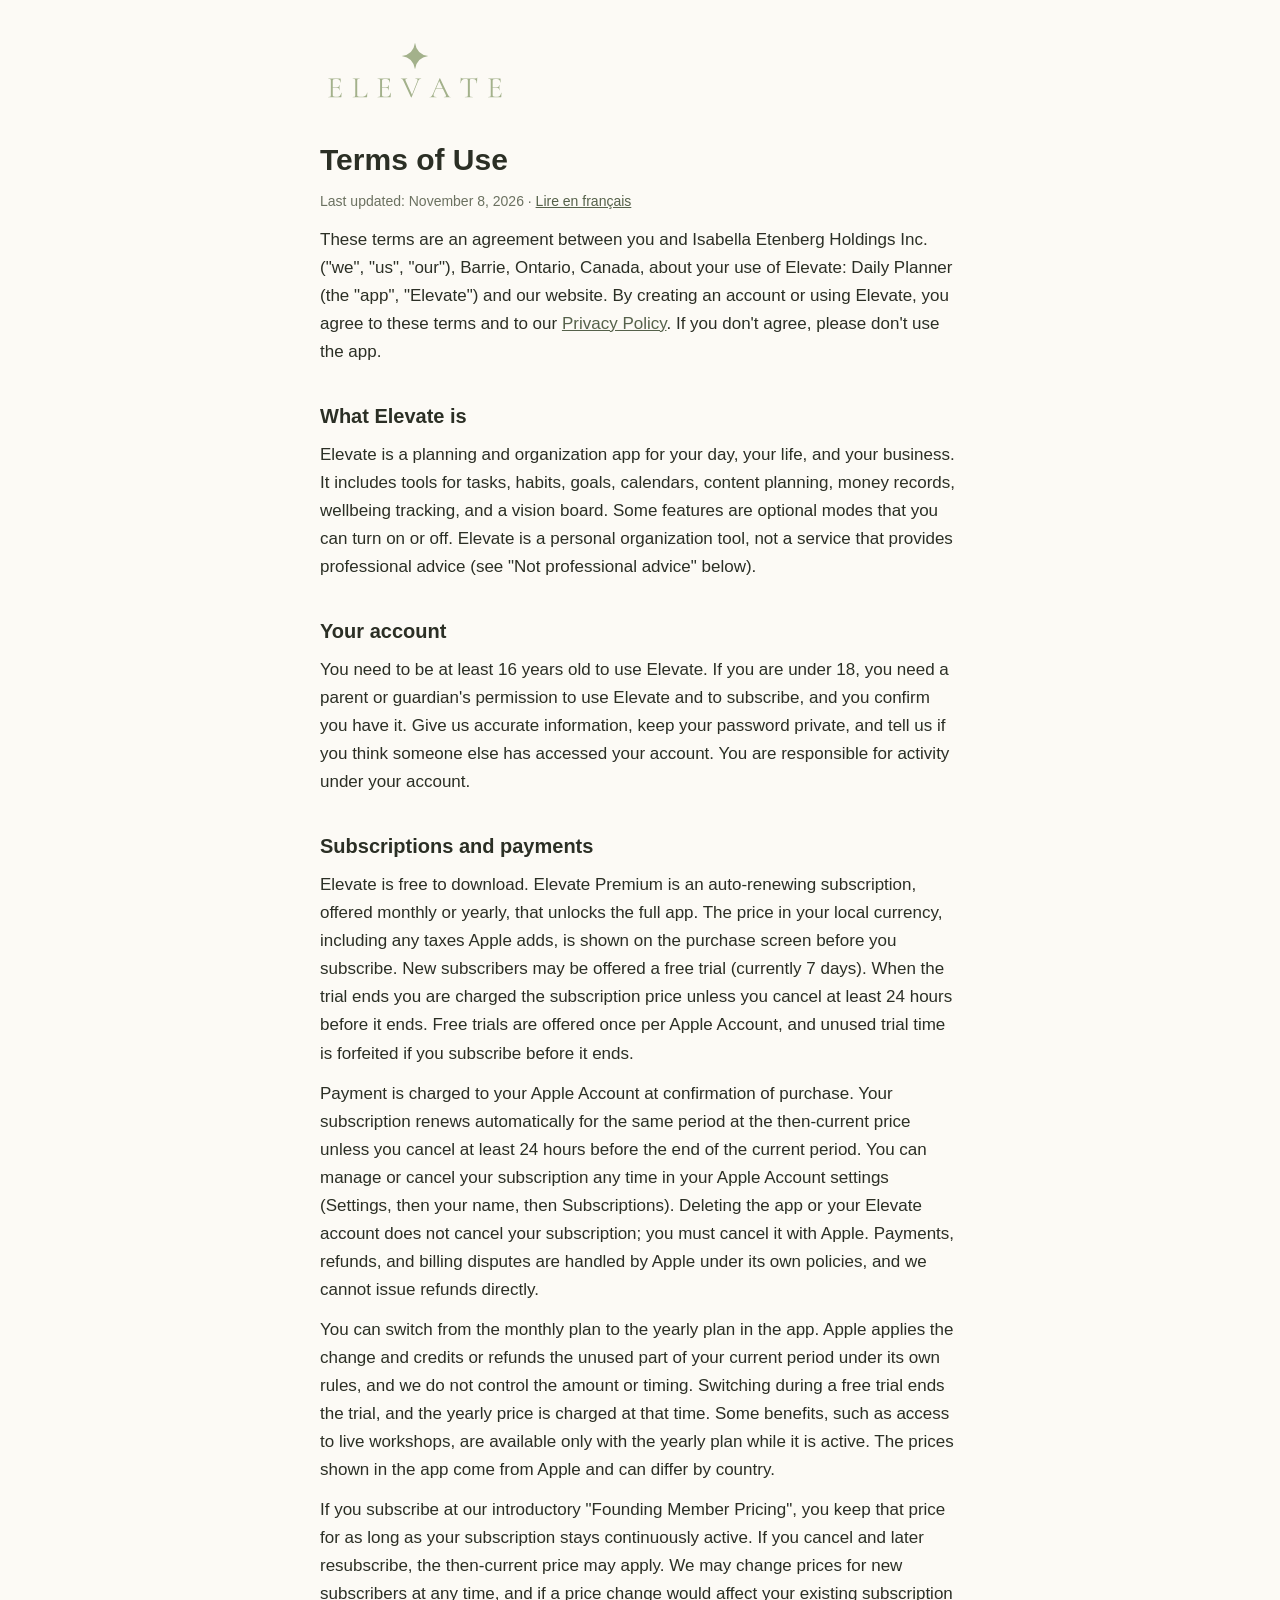
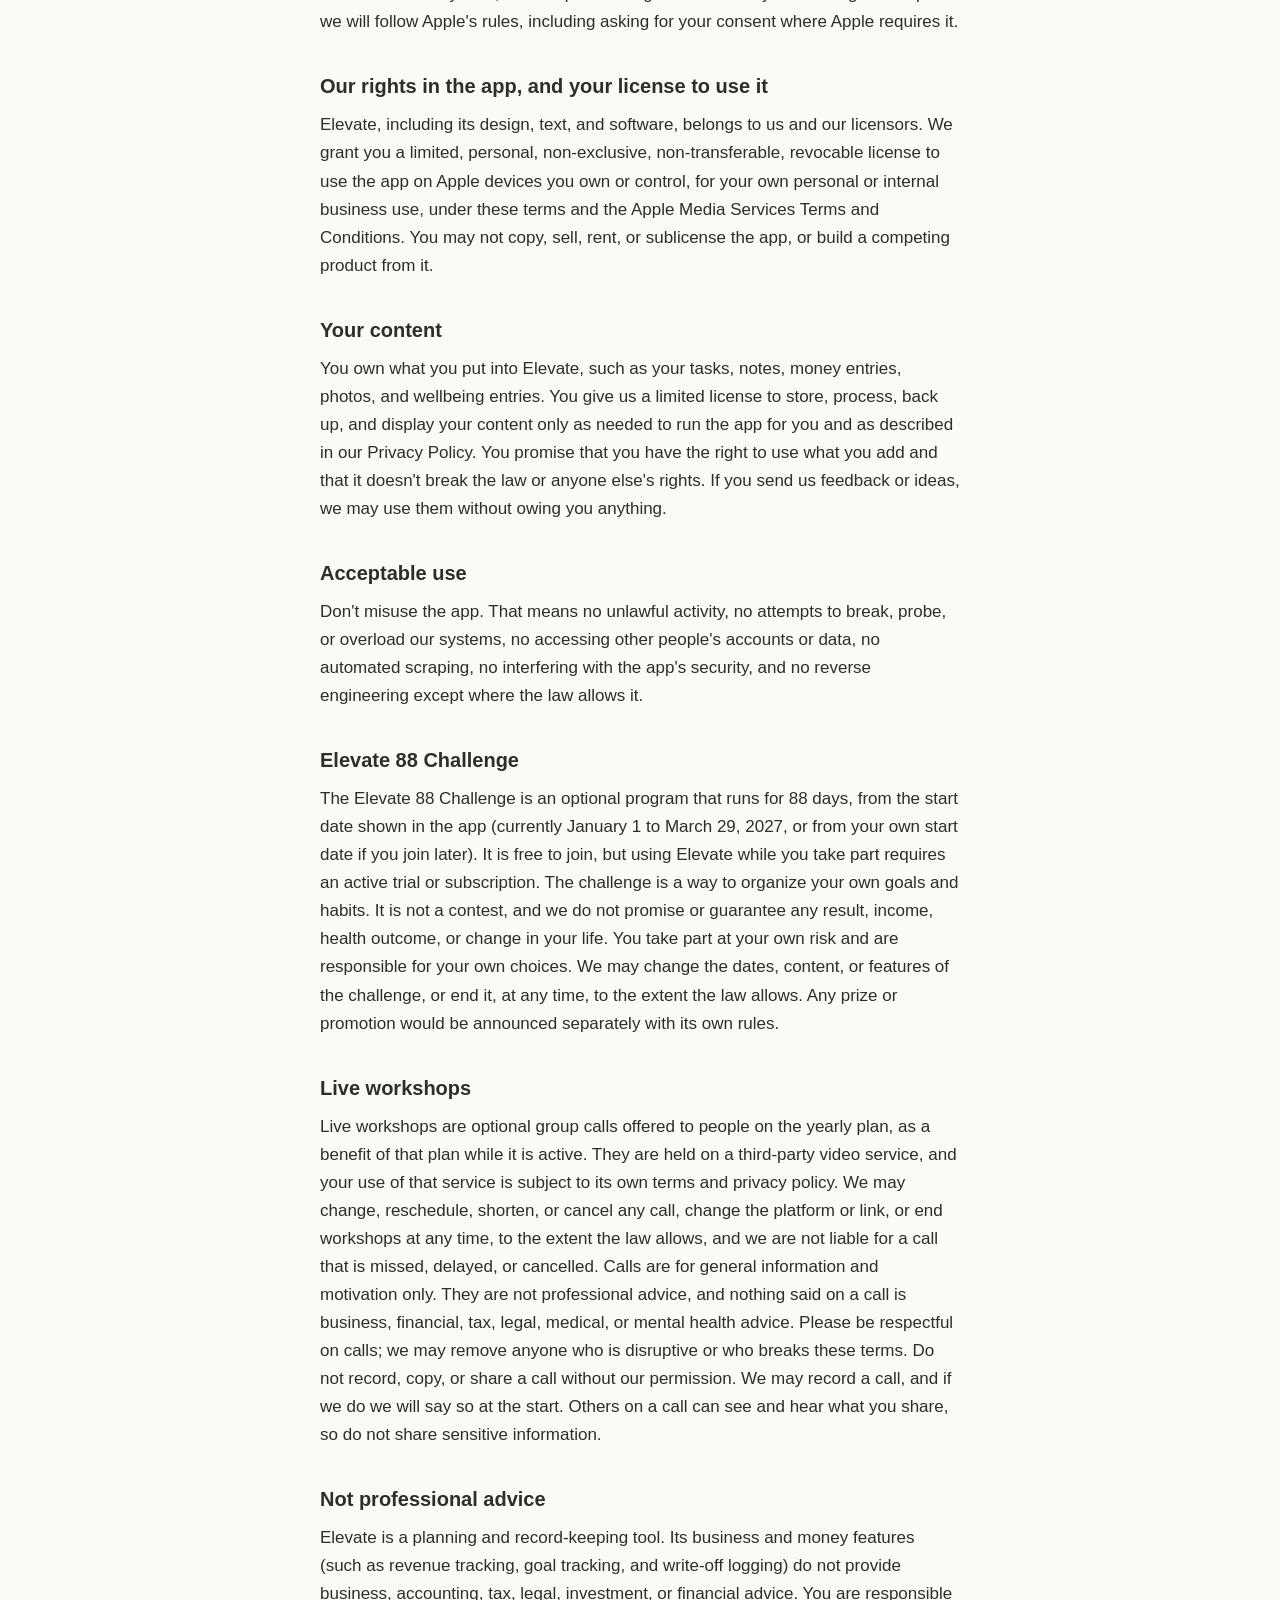
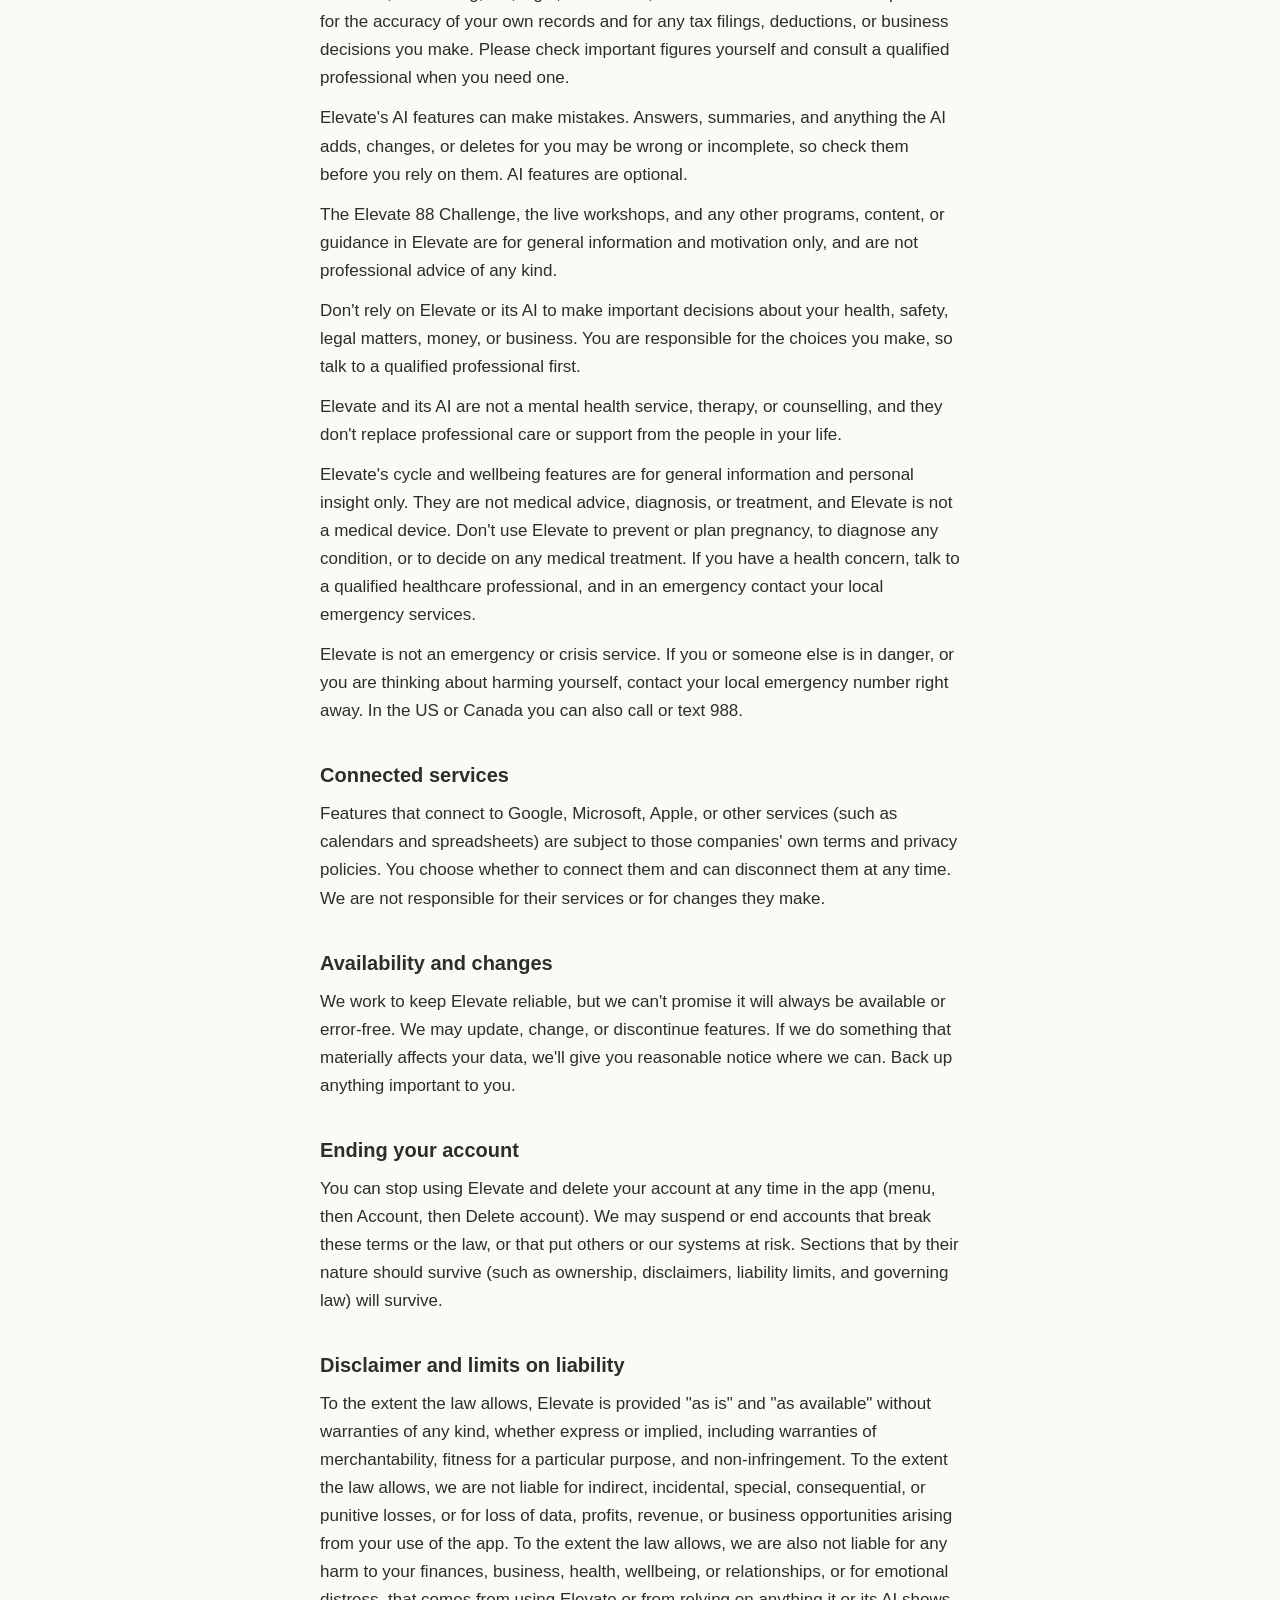
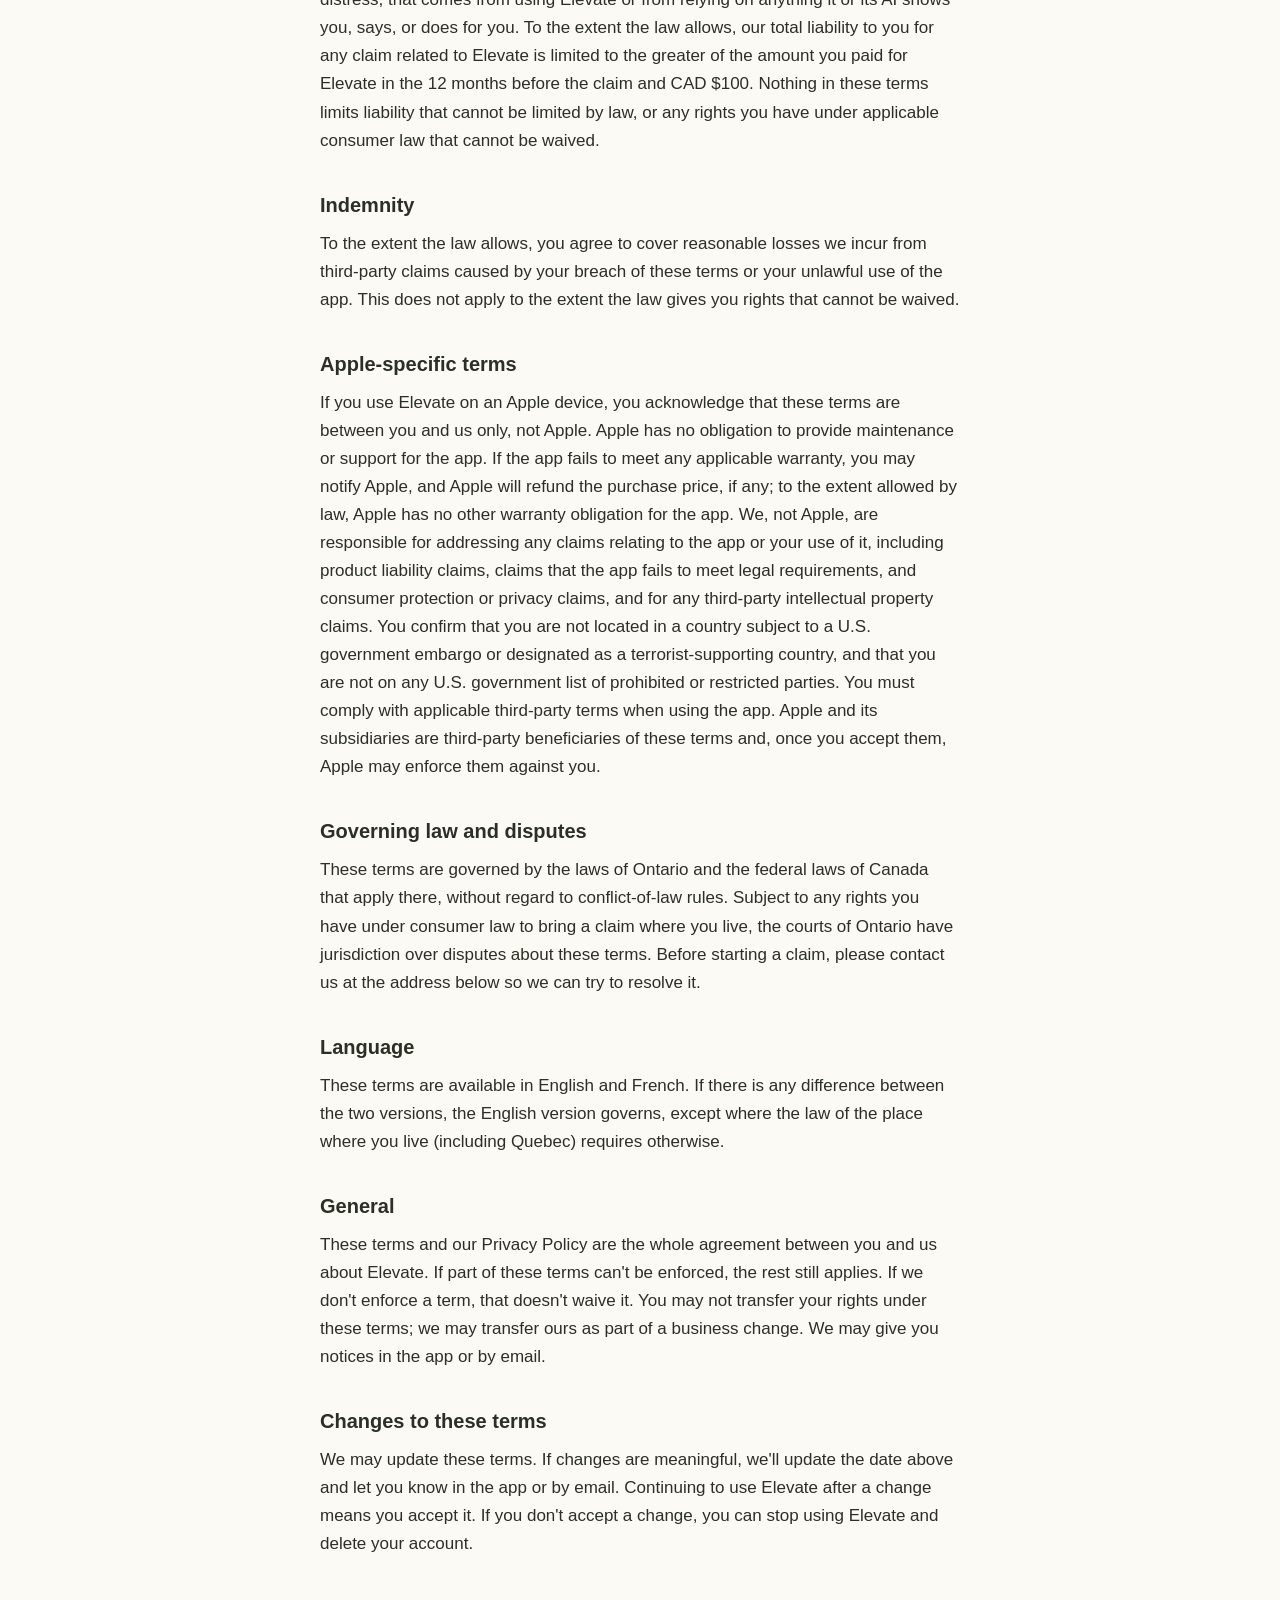
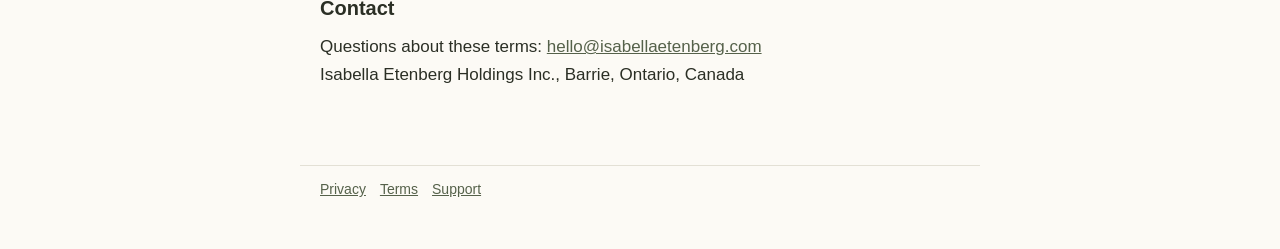
<file: terms.html>
<!DOCTYPE html>
<html lang="en">
<head>
<meta charset="utf-8">
<meta name="viewport" content="width=device-width,initial-scale=1">
<title>Terms of Use | Elevate</title>
<link rel="stylesheet" href="style.css">
</head>
<body>
<header><a class="brand" href="./"><img src="logo.svg" alt="Elevate" width="190" height="68"></a></header>
<main>
<h1>Terms of Use</h1>
<p class="small">Last updated: November 8, 2026 &middot; <a href="terms-fr.html">Lire en fran&ccedil;ais</a></p>

<p>These terms are an agreement between you and Isabella Etenberg Holdings Inc. ("we", "us", "our"), Barrie, Ontario, Canada, about your use of Elevate: Daily Planner (the "app", "Elevate") and our website. By creating an account or using Elevate, you agree to these terms and to our <a href="privacy.html">Privacy Policy</a>. If you don't agree, please don't use the app.</p>

<h2>What Elevate is</h2>
<p>Elevate is a planning and organization app for your day, your life, and your business. It includes tools for tasks, habits, goals, calendars, content planning, money records, wellbeing tracking, and a vision board. Some features are optional modes that you can turn on or off. Elevate is a personal organization tool, not a service that provides professional advice (see "Not professional advice" below).</p>

<h2>Your account</h2>
<p>You need to be at least 16 years old to use Elevate. If you are under 18, you need a parent or guardian's permission to use Elevate and to subscribe, and you confirm you have it. Give us accurate information, keep your password private, and tell us if you think someone else has accessed your account. You are responsible for activity under your account.</p>

<h2>Subscriptions and payments</h2>
<p>Elevate is free to download. Elevate Premium is an auto-renewing subscription, offered monthly or yearly, that unlocks the full app. The price in your local currency, including any taxes Apple adds, is shown on the purchase screen before you subscribe. New subscribers may be offered a free trial (currently 7 days). When the trial ends you are charged the subscription price unless you cancel at least 24 hours before it ends. Free trials are offered once per Apple Account, and unused trial time is forfeited if you subscribe before it ends.</p>
<p>Payment is charged to your Apple Account at confirmation of purchase. Your subscription renews automatically for the same period at the then-current price unless you cancel at least 24 hours before the end of the current period. You can manage or cancel your subscription any time in your Apple Account settings (Settings, then your name, then Subscriptions). Deleting the app or your Elevate account does not cancel your subscription; you must cancel it with Apple. Payments, refunds, and billing disputes are handled by Apple under its own policies, and we cannot issue refunds directly.</p>
<p>You can switch from the monthly plan to the yearly plan in the app. Apple applies the change and credits or refunds the unused part of your current period under its own rules, and we do not control the amount or timing. Switching during a free trial ends the trial, and the yearly price is charged at that time. Some benefits, such as access to live workshops, are available only with the yearly plan while it is active. The prices shown in the app come from Apple and can differ by country.</p>
<p>If you subscribe at our introductory "Founding Member Pricing", you keep that price for as long as your subscription stays continuously active. If you cancel and later resubscribe, the then-current price may apply. We may change prices for new subscribers at any time, and if a price change would affect your existing subscription we will follow Apple's rules, including asking for your consent where Apple requires it.</p>

<h2>Our rights in the app, and your license to use it</h2>
<p>Elevate, including its design, text, and software, belongs to us and our licensors. We grant you a limited, personal, non-exclusive, non-transferable, revocable license to use the app on Apple devices you own or control, for your own personal or internal business use, under these terms and the Apple Media Services Terms and Conditions. You may not copy, sell, rent, or sublicense the app, or build a competing product from it.</p>

<h2>Your content</h2>
<p>You own what you put into Elevate, such as your tasks, notes, money entries, photos, and wellbeing entries. You give us a limited license to store, process, back up, and display your content only as needed to run the app for you and as described in our Privacy Policy. You promise that you have the right to use what you add and that it doesn't break the law or anyone else's rights. If you send us feedback or ideas, we may use them without owing you anything.</p>

<h2>Acceptable use</h2>
<p>Don't misuse the app. That means no unlawful activity, no attempts to break, probe, or overload our systems, no accessing other people's accounts or data, no automated scraping, no interfering with the app's security, and no reverse engineering except where the law allows it.</p>

<h2>Elevate 88 Challenge</h2>
<p>The Elevate 88 Challenge is an optional program that runs for 88 days, from the start date shown in the app (currently January 1 to March 29, 2027, or from your own start date if you join later). It is free to join, but using Elevate while you take part requires an active trial or subscription. The challenge is a way to organize your own goals and habits. It is not a contest, and we do not promise or guarantee any result, income, health outcome, or change in your life. You take part at your own risk and are responsible for your own choices. We may change the dates, content, or features of the challenge, or end it, at any time, to the extent the law allows. Any prize or promotion would be announced separately with its own rules.</p>

<h2>Live workshops</h2>
<p>Live workshops are optional group calls offered to people on the yearly plan, as a benefit of that plan while it is active. They are held on a third-party video service, and your use of that service is subject to its own terms and privacy policy. We may change, reschedule, shorten, or cancel any call, change the platform or link, or end workshops at any time, to the extent the law allows, and we are not liable for a call that is missed, delayed, or cancelled. Calls are for general information and motivation only. They are not professional advice, and nothing said on a call is business, financial, tax, legal, medical, or mental health advice. Please be respectful on calls; we may remove anyone who is disruptive or who breaks these terms. Do not record, copy, or share a call without our permission. We may record a call, and if we do we will say so at the start. Others on a call can see and hear what you share, so do not share sensitive information.</p>

<h2>Not professional advice</h2>
<p>Elevate is a planning and record-keeping tool. Its business and money features (such as revenue tracking, goal tracking, and write-off logging) do not provide business, accounting, tax, legal, investment, or financial advice. You are responsible for the accuracy of your own records and for any tax filings, deductions, or business decisions you make. Please check important figures yourself and consult a qualified professional when you need one.</p>
<p>Elevate's AI features can make mistakes. Answers, summaries, and anything the AI adds, changes, or deletes for you may be wrong or incomplete, so check them before you rely on them. AI features are optional.</p>
<p>The Elevate 88 Challenge, the live workshops, and any other programs, content, or guidance in Elevate are for general information and motivation only, and are not professional advice of any kind.</p>
<p>Don't rely on Elevate or its AI to make important decisions about your health, safety, legal matters, money, or business. You are responsible for the choices you make, so talk to a qualified professional first.</p>
<p>Elevate and its AI are not a mental health service, therapy, or counselling, and they don't replace professional care or support from the people in your life.</p>
<p>Elevate's cycle and wellbeing features are for general information and personal insight only. They are not medical advice, diagnosis, or treatment, and Elevate is not a medical device. Don't use Elevate to prevent or plan pregnancy, to diagnose any condition, or to decide on any medical treatment. If you have a health concern, talk to a qualified healthcare professional, and in an emergency contact your local emergency services.</p>
<p>Elevate is not an emergency or crisis service. If you or someone else is in danger, or you are thinking about harming yourself, contact your local emergency number right away. In the US or Canada you can also call or text 988.</p>

<h2>Connected services</h2>
<p>Features that connect to Google, Microsoft, Apple, or other services (such as calendars and spreadsheets) are subject to those companies' own terms and privacy policies. You choose whether to connect them and can disconnect them at any time. We are not responsible for their services or for changes they make.</p>

<h2>Availability and changes</h2>
<p>We work to keep Elevate reliable, but we can't promise it will always be available or error-free. We may update, change, or discontinue features. If we do something that materially affects your data, we'll give you reasonable notice where we can. Back up anything important to you.</p>

<h2>Ending your account</h2>
<p>You can stop using Elevate and delete your account at any time in the app (menu, then Account, then Delete account). We may suspend or end accounts that break these terms or the law, or that put others or our systems at risk. Sections that by their nature should survive (such as ownership, disclaimers, liability limits, and governing law) will survive.</p>

<h2>Disclaimer and limits on liability</h2>
<p>To the extent the law allows, Elevate is provided "as is" and "as available" without warranties of any kind, whether express or implied, including warranties of merchantability, fitness for a particular purpose, and non-infringement. To the extent the law allows, we are not liable for indirect, incidental, special, consequential, or punitive losses, or for loss of data, profits, revenue, or business opportunities arising from your use of the app. To the extent the law allows, we are also not liable for any harm to your finances, business, health, wellbeing, or relationships, or for emotional distress, that comes from using Elevate or from relying on anything it or its AI shows you, says, or does for you. To the extent the law allows, our total liability to you for any claim related to Elevate is limited to the greater of the amount you paid for Elevate in the 12 months before the claim and CAD $100. Nothing in these terms limits liability that cannot be limited by law, or any rights you have under applicable consumer law that cannot be waived.</p>

<h2>Indemnity</h2>
<p>To the extent the law allows, you agree to cover reasonable losses we incur from third-party claims caused by your breach of these terms or your unlawful use of the app. This does not apply to the extent the law gives you rights that cannot be waived.</p>

<h2>Apple-specific terms</h2>
<p>If you use Elevate on an Apple device, you acknowledge that these terms are between you and us only, not Apple. Apple has no obligation to provide maintenance or support for the app. If the app fails to meet any applicable warranty, you may notify Apple, and Apple will refund the purchase price, if any; to the extent allowed by law, Apple has no other warranty obligation for the app. We, not Apple, are responsible for addressing any claims relating to the app or your use of it, including product liability claims, claims that the app fails to meet legal requirements, and consumer protection or privacy claims, and for any third-party intellectual property claims. You confirm that you are not located in a country subject to a U.S. government embargo or designated as a terrorist-supporting country, and that you are not on any U.S. government list of prohibited or restricted parties. You must comply with applicable third-party terms when using the app. Apple and its subsidiaries are third-party beneficiaries of these terms and, once you accept them, Apple may enforce them against you.</p>

<h2>Governing law and disputes</h2>
<p>These terms are governed by the laws of Ontario and the federal laws of Canada that apply there, without regard to conflict-of-law rules. Subject to any rights you have under consumer law to bring a claim where you live, the courts of Ontario have jurisdiction over disputes about these terms. Before starting a claim, please contact us at the address below so we can try to resolve it.</p>

<h2>Language</h2>
<p>These terms are available in English and French. If there is any difference between the two versions, the English version governs, except where the law of the place where you live (including Quebec) requires otherwise.</p>

<h2>General</h2>
<p>These terms and our Privacy Policy are the whole agreement between you and us about Elevate. If part of these terms can't be enforced, the rest still applies. If we don't enforce a term, that doesn't waive it. You may not transfer your rights under these terms; we may transfer ours as part of a business change. We may give you notices in the app or by email.</p>

<h2>Changes to these terms</h2>
<p>We may update these terms. If changes are meaningful, we'll update the date above and let you know in the app or by email. Continuing to use Elevate after a change means you accept it. If you don't accept a change, you can stop using Elevate and delete your account.</p>

<h2>Contact</h2>
<p>Questions about these terms: <a href="mailto:hello@isabellaetenberg.com">hello@isabellaetenberg.com</a><br>Isabella Etenberg Holdings Inc., Barrie, Ontario, Canada</p>
</main>
<footer>
  <a href="privacy.html">Privacy</a><a href="terms.html">Terms</a><a href="support.html">Support</a>
</footer>
</body>
</html>
</file>
<file: style.css>
:root {
  --cream: #FCFAF5;
  --card: #FFFFFF;
  --sage: #A3B18A;
  --forest: #55614A;
  --ink: #2B2F25;
  --muted: #6B7160;
  --border: #E3E0D5;
}
* { box-sizing: border-box; }
html { -webkit-text-size-adjust: 100%; }
body {
  margin: 0;
  background: var(--cream);
  color: var(--ink);
  font-family: -apple-system, BlinkMacSystemFont, "Segoe UI", Helvetica, Arial, sans-serif;
  font-size: 17px;
  line-height: 1.65;
}
a { color: var(--forest); }
header, main, footer { max-width: 680px; margin: 0 auto; padding: 0 20px; }
header { padding-top: 36px; }
.brand {
  display: inline-block;
  line-height: 0;
  text-decoration: none;
}
.brand img { display: block; height: auto; max-width: 190px; width: 100%; }
main { padding-top: 28px; padding-bottom: 40px; }
h1 { font-size: 30px; line-height: 1.25; margin: 0 0 12px; }
h2 { font-size: 20px; margin: 34px 0 8px; }
p, li { margin: 0 0 12px; }
ul { padding-left: 22px; margin: 0 0 12px; }
.lede { font-size: 19px; color: var(--muted); }
.card {
  background: var(--card);
  border: 1px solid var(--border);
  border-radius: 16px;
  padding: 28px 24px;
  margin: 8px 0 24px;
}
.btn {
  display: inline-block;
  background: var(--sage);
  color: var(--ink);
  font-weight: 600;
  font-size: 16px;
  padding: 14px 28px;
  border: 0;
  border-radius: 10px;
  text-decoration: none;
  cursor: pointer;
  font-family: inherit;
}
.btn[disabled] { opacity: 0.6; cursor: default; }
label { display: block; font-size: 14px; color: var(--muted); margin: 16px 0 6px; }
input[type=password] {
  width: 100%;
  font-size: 17px;
  padding: 12px 14px;
  border: 1px solid var(--border);
  border-radius: 10px;
  background: #fff;
  font-family: inherit;
}
input[type=password]:focus { outline: 2px solid var(--sage); border-color: var(--sage); }
.msg { margin-top: 14px; font-size: 15px; }
.msg.err { color: #B5645A; }
.msg.ok { color: var(--forest); }
.small { font-size: 14px; color: var(--muted); }
footer { padding-top: 12px; padding-bottom: 48px; font-size: 14px; color: var(--muted); border-top: 1px solid var(--border); margin-top: 24px; }
footer a { margin-right: 14px; }
.hidden { display: none; }
</file>
